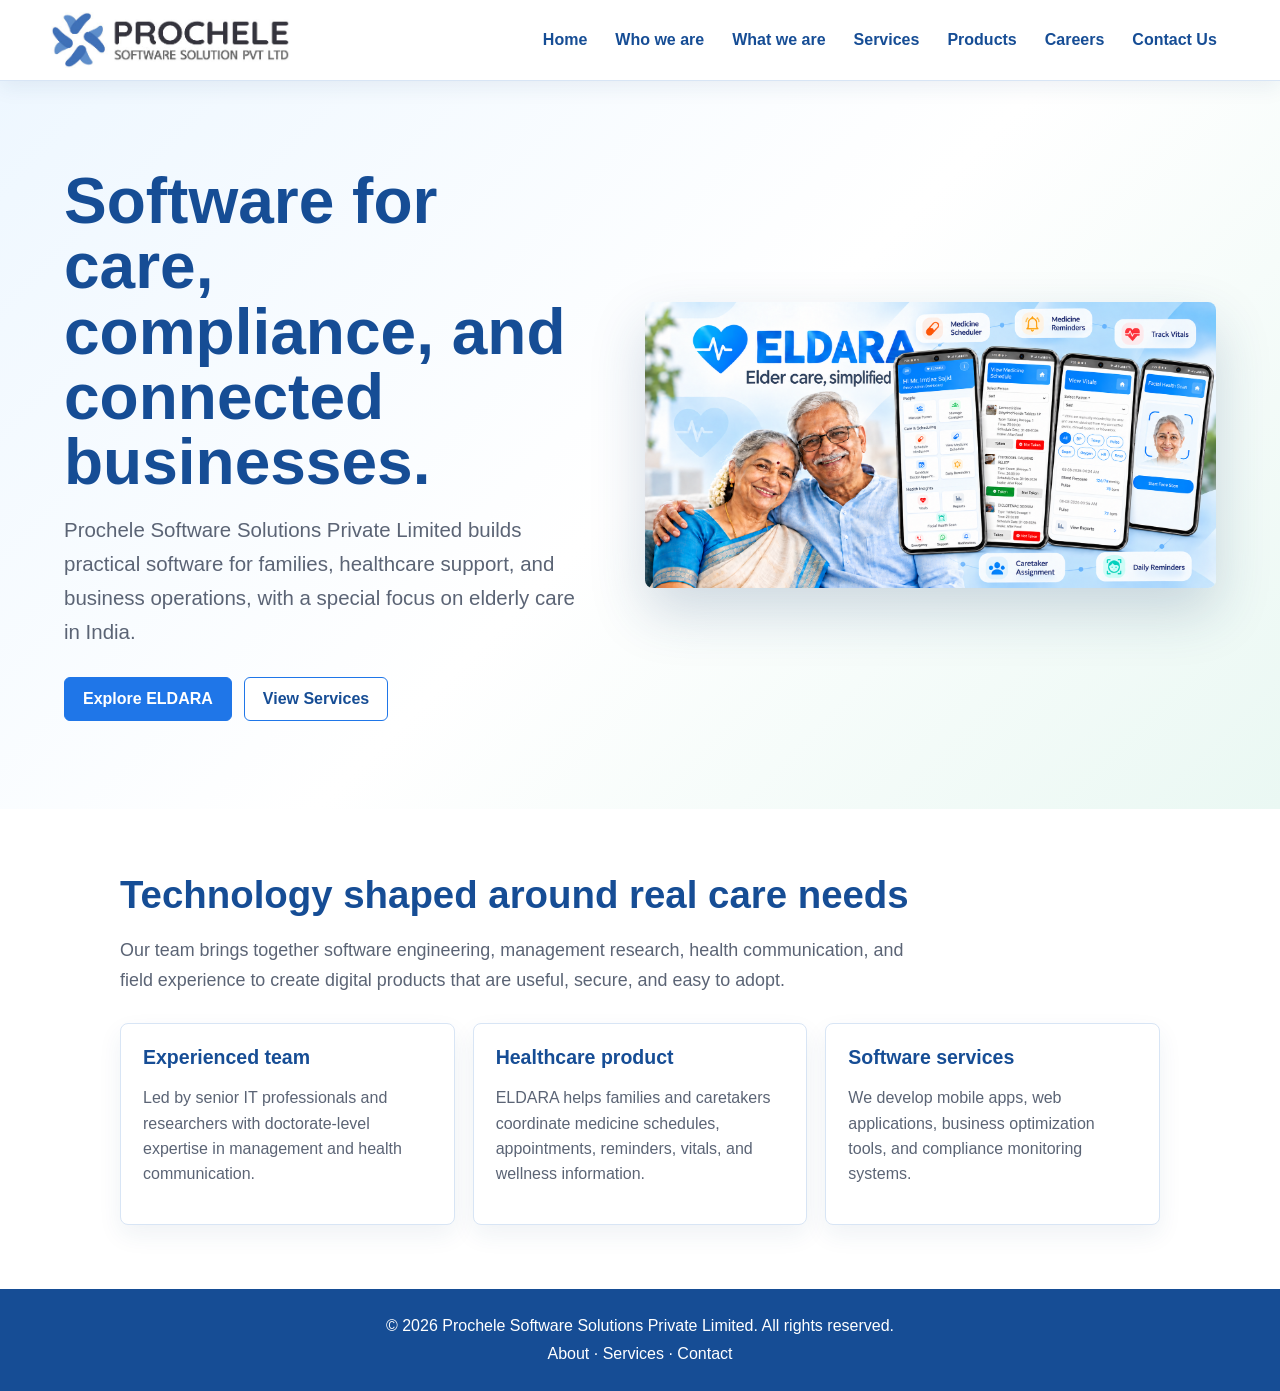
<file: index.html>
<!DOCTYPE html>
<html lang="en">
<head>
  <!-- Google tag (gtag.js) -->
  <script async src="https://www.googletagmanager.com/gtag/js?id=G-BGXDF2LKKX"></script>
  <script>
    window.dataLayer = window.dataLayer || [];
    function gtag(){dataLayer.push(arguments);}
    gtag('js', new Date());
    gtag('config', 'G-BGXDF2LKKX');
  </script>
  <meta charset="UTF-8" />
  <link rel="canonical" href="https://prochele.com/" />
  <meta name="viewport" content="width=device-width, initial-scale=1.0" />
  <link rel="apple-touch-icon" sizes="180x180" href="favicon_io/apple-touch-icon.png">
  <link rel="shortcut icon" href="favicon_io/favicon.ico">
  <link rel="stylesheet" href="assets/site.css" />
  <title>Prochele Software Solutions Private Limited</title>
</head>
<body>
  <header class="site-header">
    <a class="logo" href="/" aria-label="Prochele home">
      <img src="assets/Prochele_Logo_Full001.jpg" alt="Prochele Software Solutions" />
    </a>
    <input class="nav-toggle" type="checkbox" id="nav-toggle" aria-label="Toggle navigation" />
    <label class="menu-toggle" for="nav-toggle">Menu</label>
    <nav class="nav" aria-label="Main navigation">
      <a href="/">Home</a>
      <a href="who-we-are.html">Who we are</a>
      <a href="what-we-are.html">What we are</a>
      <a href="services.html">Services</a>
      <div class="nav-item">
        <a class="nav-label" href="products-eldara.html">Products</a>
        <div class="submenu" aria-label="Products submenu">
          <a href="products-eldara.html">Healthcare App: ELDARA</a>
        </div>
      </div>
      <a href="careers.html">Careers</a>
      <a href="contact.html">Contact Us</a>
    </nav>
  </header>

  <main>
    <section class="hero">
      <div>
        <h1>Software for care, compliance, and connected businesses.</h1>
        <p>Prochele Software Solutions Private Limited builds practical software for families, healthcare support, and business operations, with a special focus on elderly care in India.</p>
        <div class="hero-actions">
          <a class="button" href="products-eldara.html">Explore ELDARA</a>
          <a class="button secondary" href="services.html">View Services</a>
        </div>
      </div>
      <div class="hero-media">
        <img src="assets/eldara/eldara-banner.png" alt="ELDARA elder care app banner with feature screens" />
      </div>
    </section>

    <section class="content">
      <h2 class="section-title">Technology shaped around real care needs</h2>
      <p class="lede">Our team brings together software engineering, management research, health communication, and field experience to create digital products that are useful, secure, and easy to adopt.</p>
      <div class="grid">
        <article class="card">
          <h3>Experienced team</h3>
          <p>Led by senior IT professionals and researchers with doctorate-level expertise in management and health communication.</p>
        </article>
        <article class="card">
          <h3>Healthcare product</h3>
          <p>ELDARA helps families and caretakers coordinate medicine schedules, appointments, reminders, vitals, and wellness information.</p>
        </article>
        <article class="card">
          <h3>Software services</h3>
          <p>We develop mobile apps, web applications, business optimization tools, and compliance monitoring systems.</p>
        </article>
      </div>
    </section>
  </main>

  <footer class="site-footer">
    <p>&copy; 2026 Prochele Software Solutions Private Limited. All rights reserved.</p>
    <div>
      <a href="who-we-are.html">About</a> ·
      <a href="services.html">Services</a> ·
      <a href="contact.html">Contact</a>
    </div>
  </footer>
</body>
</html>
</file>
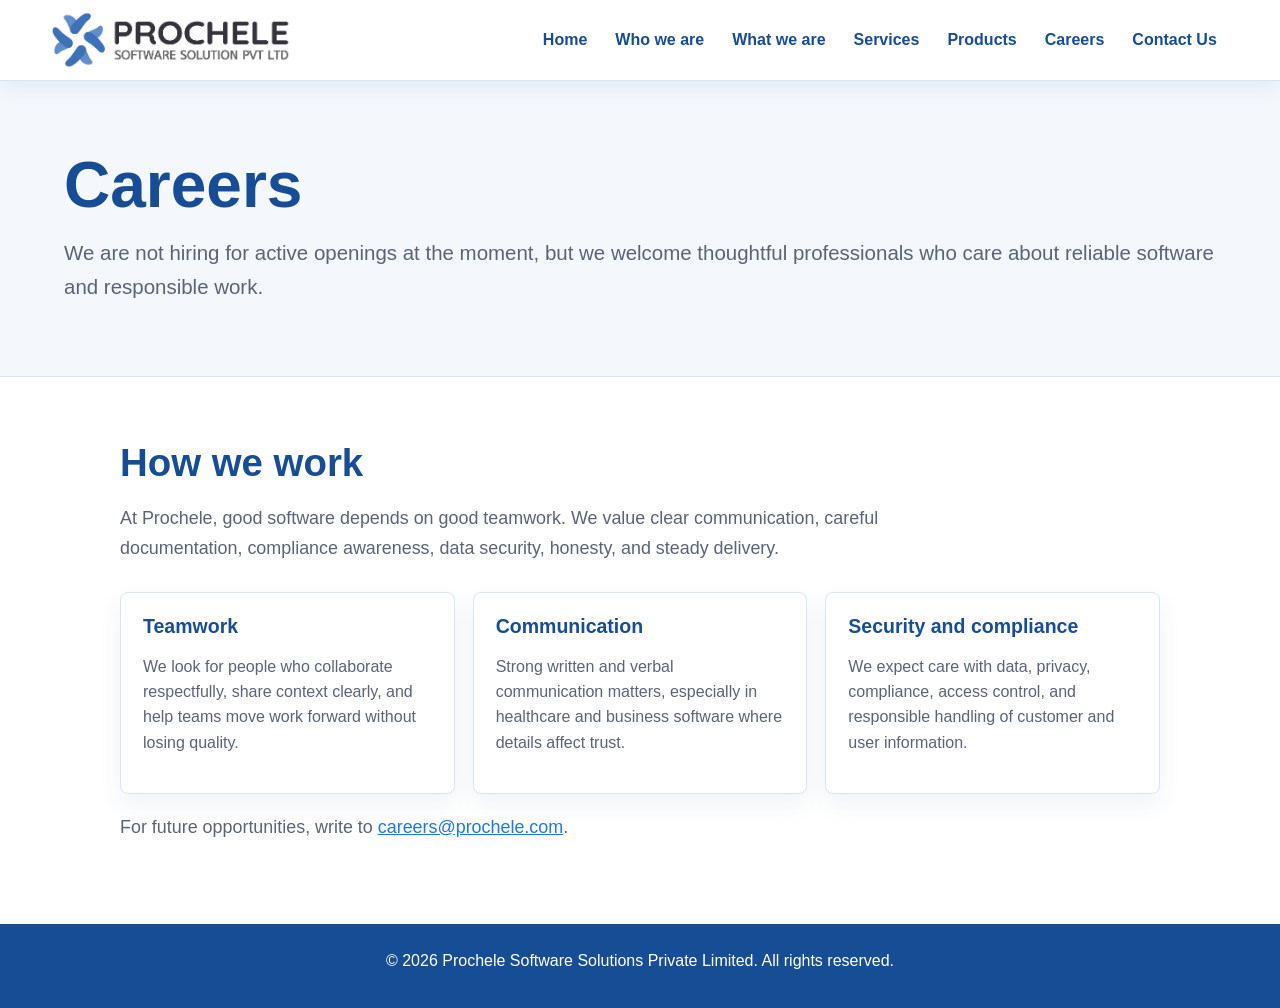
<file: careers.html>
<!DOCTYPE html>
<html lang="en">
<head>
  <!-- Google tag (gtag.js) -->
  <script async src="https://www.googletagmanager.com/gtag/js?id=G-BGXDF2LKKX"></script>
  <script>
    window.dataLayer = window.dataLayer || [];
    function gtag(){dataLayer.push(arguments);}
    gtag('js', new Date());
    gtag('config', 'G-BGXDF2LKKX');
  </script>
  <meta charset="UTF-8" />
  <link rel="canonical" href="https://prochele.com/careers.html" />
  <meta name="viewport" content="width=device-width, initial-scale=1.0" />
  <link rel="shortcut icon" href="favicon_io/favicon.ico">
  <link rel="stylesheet" href="assets/site.css" />
  <title>Careers | Prochele</title>
</head>
<body>
  <header class="site-header">
    <a class="logo" href="/" aria-label="Prochele home"><img src="assets/Prochele_Logo_Full001.jpg" alt="Prochele Software Solutions" /></a>
    <input class="nav-toggle" type="checkbox" id="nav-toggle" aria-label="Toggle navigation" />
    <label class="menu-toggle" for="nav-toggle">Menu</label>
    <nav class="nav" aria-label="Main navigation">
      <a href="/">Home</a>
      <a href="who-we-are.html">Who we are</a>
      <a href="what-we-are.html">What we are</a>
      <a href="services.html">Services</a>
      <div class="nav-item"><a class="nav-label" href="products-eldara.html">Products</a><div class="submenu"><a href="products-eldara.html">Healthcare App: ELDARA</a></div></div>
      <a href="careers.html">Careers</a>
      <a href="contact.html">Contact Us</a>
    </nav>
  </header>

  <main>
    <section class="page-hero">
      <h1>Careers</h1>
      <p>We are not hiring for active openings at the moment, but we welcome thoughtful professionals who care about reliable software and responsible work.</p>
    </section>

    <section class="content">
      <h2 class="section-title">How we work</h2>
      <p class="lede">At Prochele, good software depends on good teamwork. We value clear communication, careful documentation, compliance awareness, data security, honesty, and steady delivery.</p>
      <div class="grid">
        <article class="card">
          <h3>Teamwork</h3>
          <p>We look for people who collaborate respectfully, share context clearly, and help teams move work forward without losing quality.</p>
        </article>
        <article class="card">
          <h3>Communication</h3>
          <p>Strong written and verbal communication matters, especially in healthcare and business software where details affect trust.</p>
        </article>
        <article class="card">
          <h3>Security and compliance</h3>
          <p>We expect care with data, privacy, compliance, access control, and responsible handling of customer and user information.</p>
        </article>
      </div>
      <p class="lede">For future opportunities, write to <a href="mailto:careers@prochele.com">careers@prochele.com</a>.</p>
    </section>
  </main>

  <footer class="site-footer">
    <p>&copy; 2026 Prochele Software Solutions Private Limited. All rights reserved.</p>
  </footer>
</body>
</html>
</file>
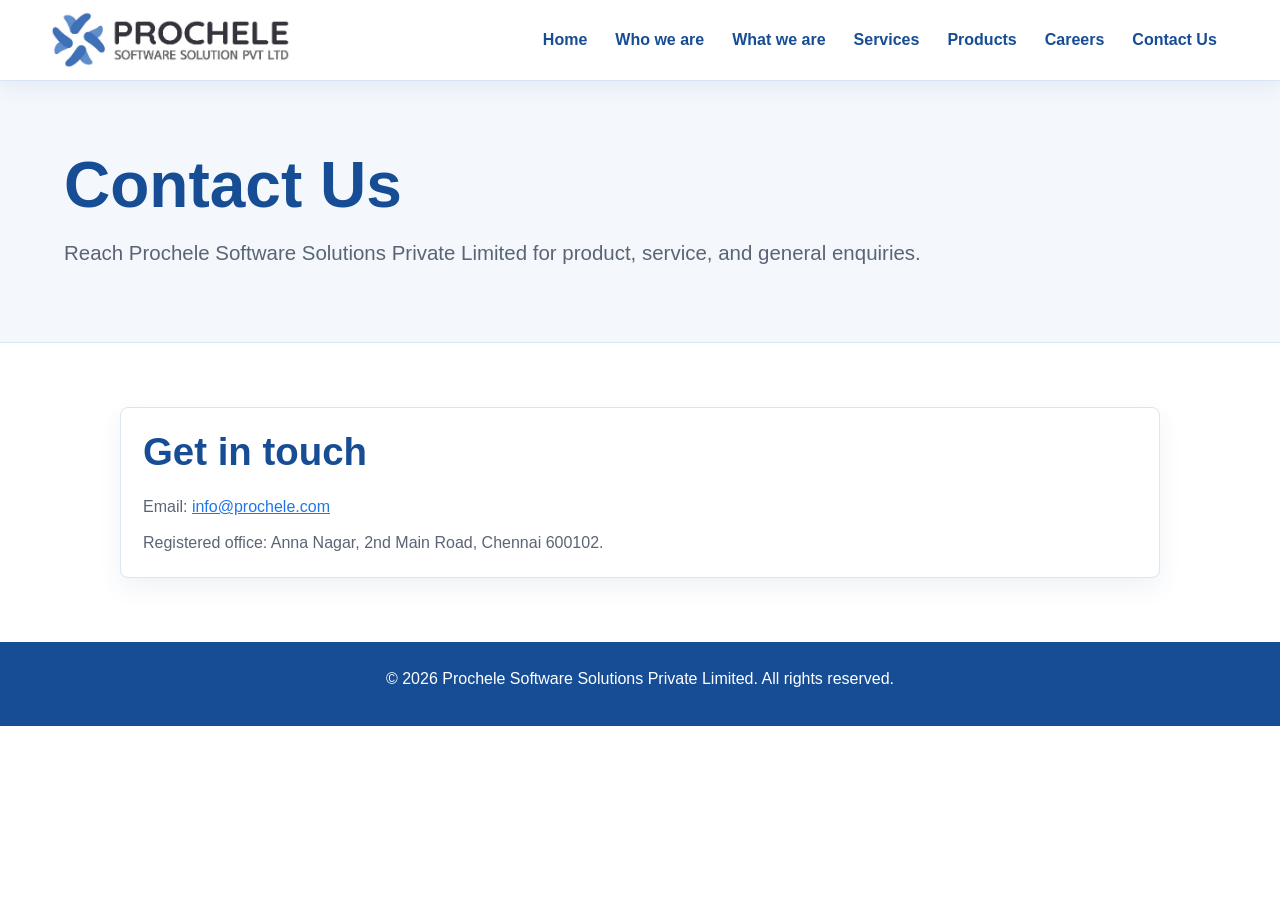
<file: contact.html>
<!DOCTYPE html>
<html lang="en">
<head>
  <!-- Google tag (gtag.js) -->
  <script async src="https://www.googletagmanager.com/gtag/js?id=G-BGXDF2LKKX"></script>
  <script>
    window.dataLayer = window.dataLayer || [];
    function gtag(){dataLayer.push(arguments);}
    gtag('js', new Date());
    gtag('config', 'G-BGXDF2LKKX');
  </script>
  <meta charset="UTF-8" />
  <link rel="canonical" href="https://prochele.com/contact.html" />
  <meta name="viewport" content="width=device-width, initial-scale=1.0" />
  <link rel="shortcut icon" href="favicon_io/favicon.ico">
  <link rel="stylesheet" href="assets/site.css" />
  <title>Contact Us | Prochele</title>
</head>
<body>
  <header class="site-header">
    <a class="logo" href="/" aria-label="Prochele home"><img src="assets/Prochele_Logo_Full001.jpg" alt="Prochele Software Solutions" /></a>
    <input class="nav-toggle" type="checkbox" id="nav-toggle" aria-label="Toggle navigation" />
    <label class="menu-toggle" for="nav-toggle">Menu</label>
    <nav class="nav" aria-label="Main navigation">
      <a href="/">Home</a>
      <a href="who-we-are.html">Who we are</a>
      <a href="what-we-are.html">What we are</a>
      <a href="services.html">Services</a>
      <div class="nav-item"><a class="nav-label" href="products-eldara.html">Products</a><div class="submenu"><a href="products-eldara.html">Healthcare App: ELDARA</a></div></div>
      <a href="careers.html">Careers</a>
      <a href="contact.html">Contact Us</a>
    </nav>
  </header>

  <main>
    <section class="page-hero">
      <h1>Contact Us</h1>
      <p>Reach Prochele Software Solutions Private Limited for product, service, and general enquiries.</p>
    </section>

    <section class="content">
      <article class="card">
        <h2 class="section-title">Get in touch</h2>
        <div class="contact-lines">
          <div>Email: <a href="mailto:info@prochele.com">info@prochele.com</a></div>
          <div>Registered office: Anna Nagar, 2nd Main Road, Chennai 600102.</div>
        </div>
      </article>
    </section>
  </main>

  <footer class="site-footer">
    <p>&copy; 2026 Prochele Software Solutions Private Limited. All rights reserved.</p>
  </footer>
</body>
</html>
</file>
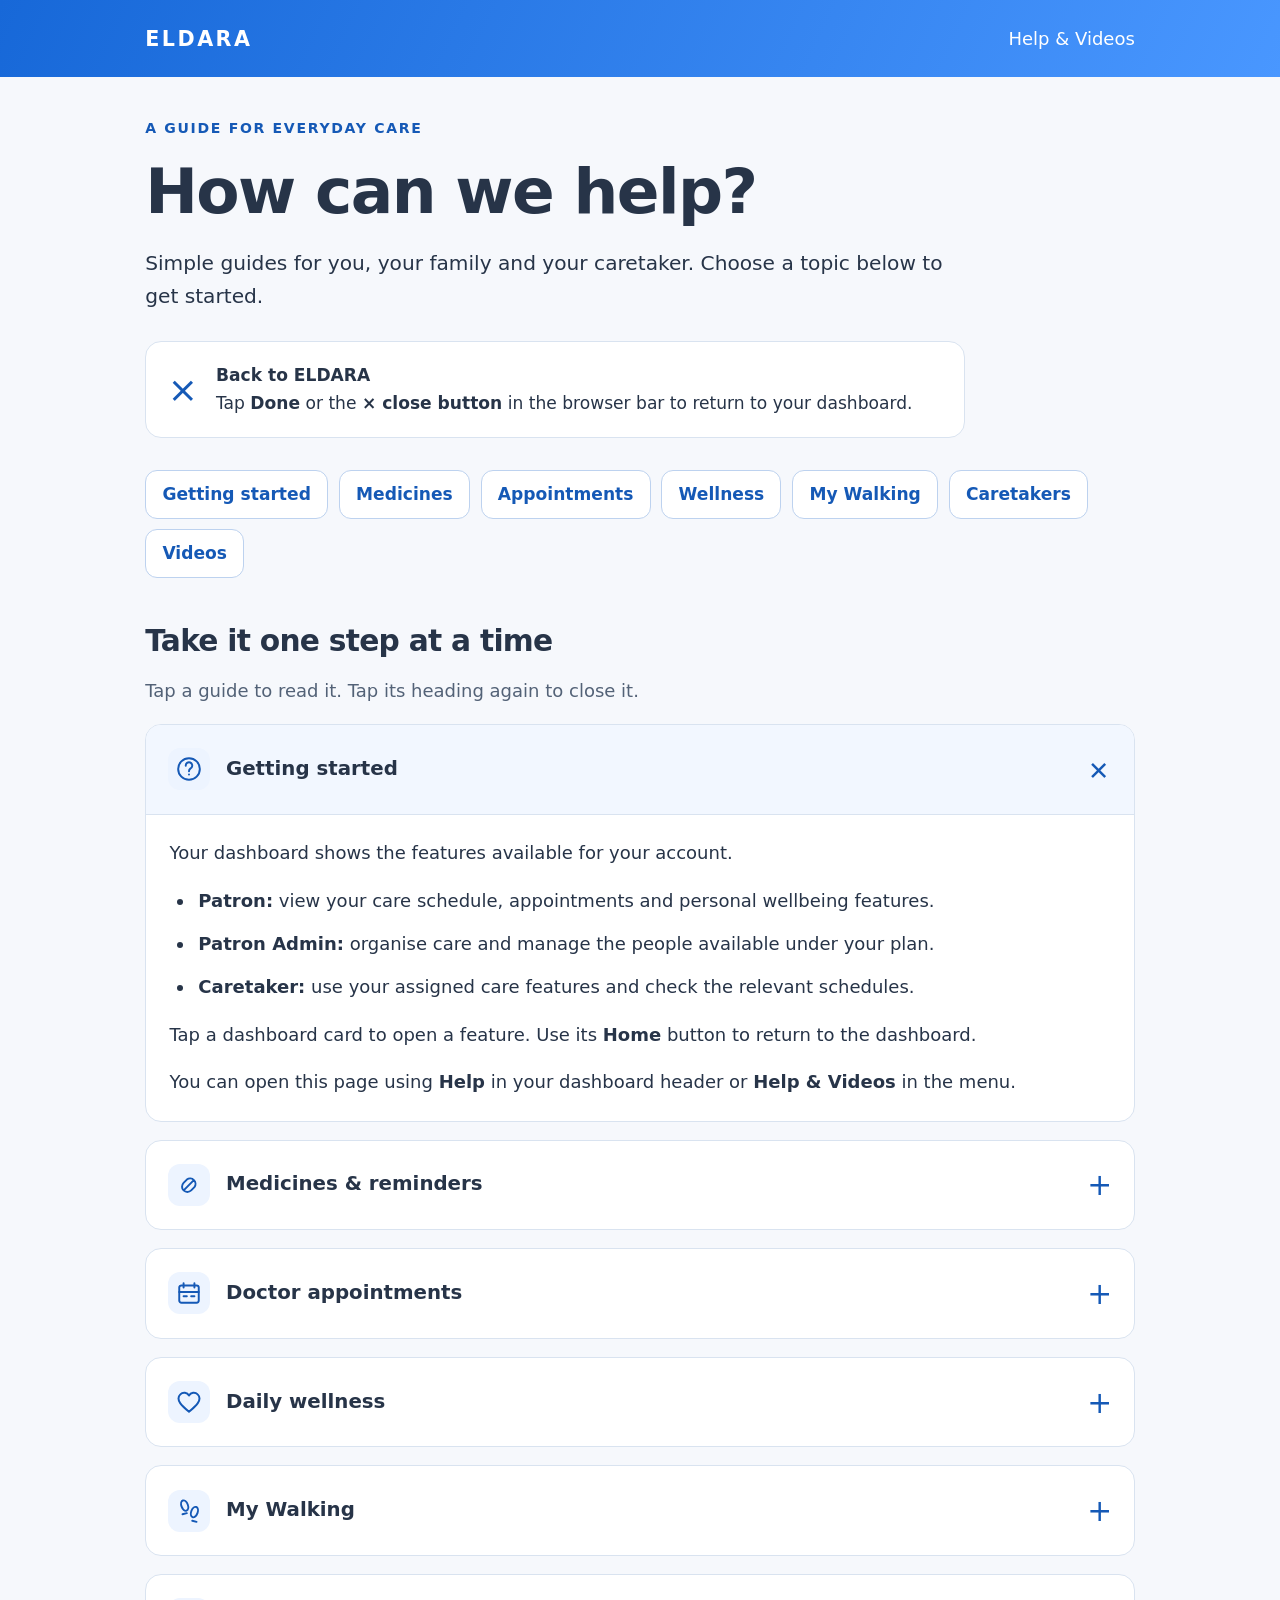
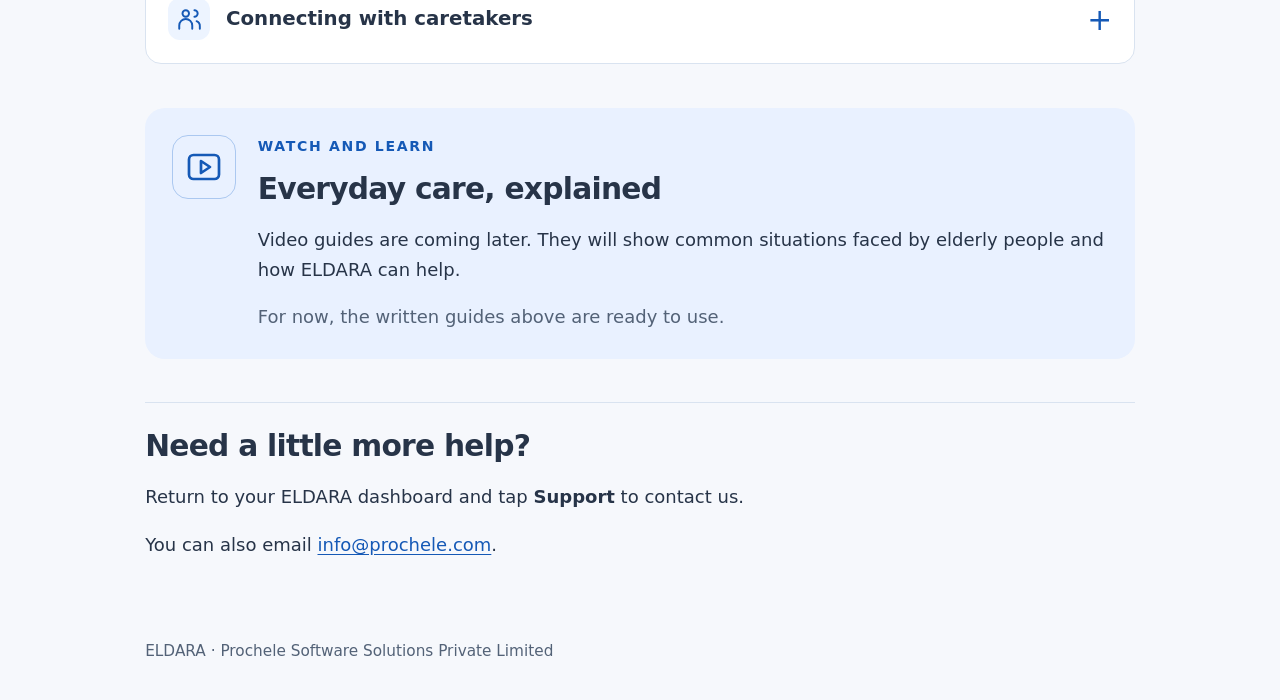
<file: eldara-help.html>
<!doctype html>
<html lang="en">
<head>
  <meta charset="utf-8">
  <meta name="viewport" content="width=device-width, initial-scale=1">
  <meta name="robots" content="noindex, nofollow">
  <meta name="description" content="Simple ELDARA guides for Patrons, Patron Admins and Caretakers. Learn about care schedules, wellness, walking and everyday support.">
  <meta name="theme-color" content="#1c73e9">
  <title>Help &amp; Videos · ELDARA</title>
  <link rel="icon" href="favicon_io/favicon.ico">
  <link rel="stylesheet" href="assets/eldara-help.css">
</head>
<body>
  <a class="skip-link" href="#main">Skip to guides</a>
  <header class="help-header">
    <div class="header-inner">
      <span class="brand">ELDARA</span>
      <span class="header-label">Help &amp; Videos</span>
    </div>
  </header>
  <main id="main">
    <section class="intro" aria-labelledby="help-title">
      <p class="eyebrow">A guide for everyday care</p>
      <h1 id="help-title">How can we help?</h1>
      <p>Simple guides for you, your family and your caretaker. Choose a topic below to get started.</p>
      <div class="return-note">
        <span class="close-symbol" aria-hidden="true">×</span>
        <p><strong>Back to ELDARA</strong><br>Tap <strong>Done</strong> or the <strong>× close button</strong> in the browser bar to return to your dashboard.</p>
      </div>
    </section>

    <nav class="topics" aria-label="Help topics">
      <a href="#getting-started">Getting started</a>
      <a href="#medicines">Medicines</a>
      <a href="#appointments">Appointments</a>
      <a href="#wellness">Wellness</a>
      <a href="#walking">My Walking</a>
      <a href="#caretakers">Caretakers</a>
      <a href="#videos">Videos</a>
    </nav>

    <section class="guides" aria-labelledby="guides-title">
      <h2 id="guides-title">Take it one step at a time</h2>
      <p class="section-intro">Tap a guide to read it. Tap its heading again to close it.</p>

      <details id="getting-started" open>
        <summary><span class="topic-icon" aria-hidden="true"><svg viewBox="0 0 24 24" fill="none" stroke="currentColor" stroke-width="1.8" stroke-linecap="round" stroke-linejoin="round" aria-hidden="true"><path d="M9 9a3 3 0 1 1 5 2c-1 1-2 1-2 3m0 3h.01"/><circle cx="12" cy="12" r="10"/></svg></span><span>Getting started</span><span class="expand" aria-hidden="true">+</span></summary>
        <div class="guide-content">
          <p>Your dashboard shows the features available for your account.</p>
          <ul>
            <li><strong>Patron:</strong> view your care schedule, appointments and personal wellbeing features.</li>
            <li><strong>Patron Admin:</strong> organise care and manage the people available under your plan.</li>
            <li><strong>Caretaker:</strong> use your assigned care features and check the relevant schedules.</li>
          </ul>
          <p>Tap a dashboard card to open a feature. Use its <strong>Home</strong> button to return to the dashboard.</p>
          <p>You can open this page using <strong>Help</strong> in your dashboard header or <strong>Help &amp; Videos</strong> in the menu.</p>
        </div>
      </details>

      <details id="medicines">
        <summary><span class="topic-icon" aria-hidden="true"><svg viewBox="0 0 24 24" fill="none" stroke="currentColor" stroke-width="1.8" stroke-linecap="round" stroke-linejoin="round" aria-hidden="true"><path d="m8 16 8-8M7 17a5 5 0 0 1 0-7l3-3a5 5 0 0 1 7 7l-3 3a5 5 0 0 1-7 0Z"/></svg></span><span>Medicines &amp; reminders</span><span class="expand" aria-hidden="true">+</span></summary>
        <div class="guide-content">
          <p><strong>Everyday example:</strong> a family member helps keep a Patron's prescribed medicine schedule organised.</p>
          <ol>
            <li>The Patron Admin opens <strong>Schedule Medicines</strong> and enters the prescribed schedule.</li>
            <li>The Patron checks <strong>View Medicine</strong>. Patron Admins can use <strong>View Medicine Schedule</strong>.</li>
            <li>For reminder settings, open <strong>Medicine Reminder Notifications</strong> in the menu and follow the instructions shown.</li>
          </ol>
          <p>Reminder delivery depends on your phone settings and permissions. Keep medicine details consistent with the prescription given by your clinician.</p>
        </div>
      </details>

      <details id="appointments">
        <summary><span class="topic-icon" aria-hidden="true"><svg viewBox="0 0 24 24" fill="none" stroke="currentColor" stroke-width="1.8" stroke-linecap="round" stroke-linejoin="round" aria-hidden="true"><rect x="3" y="5" width="18" height="16" rx="2"/><path d="M7 3v4m10-4v4M3 11h18m-14 4h3m4 0h3"/></svg></span><span>Doctor appointments</span><span class="expand" aria-hidden="true">+</span></summary>
        <div class="guide-content">
          <p><strong>Everyday example:</strong> a family member keeps the details of an upcoming doctor visit in one place.</p>
          <ol>
            <li>The Patron Admin opens <strong>Schedule Doctor Appointment</strong>.</li>
            <li>Enter the appointment details and check them before saving.</li>
            <li>Open <strong>View Doctor Appointment</strong> to review the saved details.</li>
          </ol>
          <p>Recording a visit in ELDARA does not itself book or confirm an appointment with the clinic. Confirm arrangements with the clinic separately.</p>
        </div>
      </details>

      <details id="wellness">
        <summary><span class="topic-icon" aria-hidden="true"><svg viewBox="0 0 24 24" fill="none" stroke="currentColor" stroke-width="1.8" stroke-linecap="round" stroke-linejoin="round" aria-hidden="true"><path d="M20 5a5 5 0 0 0-8 1 5 5 0 0 0-8-1C-1 10 6 16 12 21c6-5 13-11 8-16Z"/></svg></span><span>Daily wellness</span><span class="expand" aria-hidden="true">+</span></summary>
        <div class="guide-content">
          <p><strong>Everyday example:</strong> a Patron records how they are feeling so they can look back at their recent wellbeing.</p>
          <ol>
            <li>Open <strong>Wellness</strong> on your dashboard.</li>
            <li>Follow the check-in questions about sleep, mood and discomfort.</li>
            <li>Use <strong>7-day history</strong> to review recent check-ins.</li>
          </ol>
          <p>A wellbeing entry describes how you feel. It is not a medical diagnosis.</p>
        </div>
      </details>

      <details id="walking">
        <summary><span class="topic-icon" aria-hidden="true"><svg viewBox="0 0 24 24" fill="none" stroke="currentColor" stroke-width="1.8" stroke-linecap="round" stroke-linejoin="round" aria-hidden="true"><ellipse cx="8" cy="7" rx="3" ry="5" transform="rotate(-20 8 7)"/><ellipse cx="17" cy="13" rx="3" ry="5" transform="rotate(20 17 13)"/><path d="m6 15 4-1m5 7 4 1"/></svg></span><span>My Walking</span><span class="expand" aria-hidden="true">+</span></summary>
        <div class="guide-content">
          <p><strong>Everyday example:</strong> a Patron checks their walking activity while carrying their phone.</p>
          <ol>
            <li>Open <strong>My Walking</strong> on your dashboard.</li>
            <li>Follow the setup or permission instructions shown in your installed app.</li>
            <li>Carry your phone while walking and check your steps and estimated distance.</li>
          </ol>
          <p>The available controls depend on your app version. If your version offers <strong>Past 7 days</strong>, tap it to view recent daily totals.</p>
          <p>Step counting needs a supported physical phone. Distance is an estimate. Your walking activity is personal and is not shared with family or caretakers.</p>
        </div>
      </details>

      <details id="caretakers">
        <summary><span class="topic-icon" aria-hidden="true"><svg viewBox="0 0 24 24" fill="none" stroke="currentColor" stroke-width="1.8" stroke-linecap="round" stroke-linejoin="round" aria-hidden="true"><circle cx="9" cy="7" r="3"/><path d="M3 21v-3a6 6 0 0 1 12 0v3m2-17a3 3 0 0 1 0 6m2 4a5 5 0 0 1 3 5v2"/></svg></span><span>Connecting with caretakers</span><span class="expand" aria-hidden="true">+</span></summary>
        <div class="guide-content">
          <p><strong>Everyday example:</strong> a Patron Admin looks for support with a Patron's everyday care.</p>
          <ol>
            <li>Open <strong>Manage Caretaker</strong>.</li>
            <li>Use <strong>Find caretakers</strong> to review available profiles.</li>
            <li>Use <strong>Private inbox</strong> to discuss arrangements and <strong>Assignments</strong> to review them.</li>
          </ol>
          <p>Check the agreed dates, times and responsibilities with the caretaker. A listed profile alone does not confirm a care assignment.</p>
        </div>
      </details>
    </section>

    <section id="videos" class="video-section" aria-labelledby="videos-title">
      <span class="video-mark" aria-hidden="true"><svg viewBox="0 0 24 24" fill="none" stroke="currentColor" stroke-width="1.8" stroke-linecap="round" stroke-linejoin="round" aria-hidden="true"><rect x="2" y="4" width="20" height="16" rx="3"/><path d="m10 8 6 4-6 4Z"/></svg></span>
      <div>
        <p class="eyebrow">Watch and learn</p>
        <h2 id="videos-title">Everyday care, explained</h2>
        <p>Video guides are coming later. They will show common situations faced by elderly people and how ELDARA can help.</p>
        <p class="muted">For now, the written guides above are ready to use.</p>
      </div>
    </section>

    <section class="support-section" aria-labelledby="support-title">
      <h2 id="support-title">Need a little more help?</h2>
      <p>Return to your ELDARA dashboard and tap <strong>Support</strong> to contact us.</p>
      <p>You can also email <a href="mailto:info@prochele.com">info@prochele.com</a>.</p>
    </section>
  </main>
  <footer class="help-footer">ELDARA · Prochele Software Solutions Private Limited</footer>
</body>
</html>
</file>
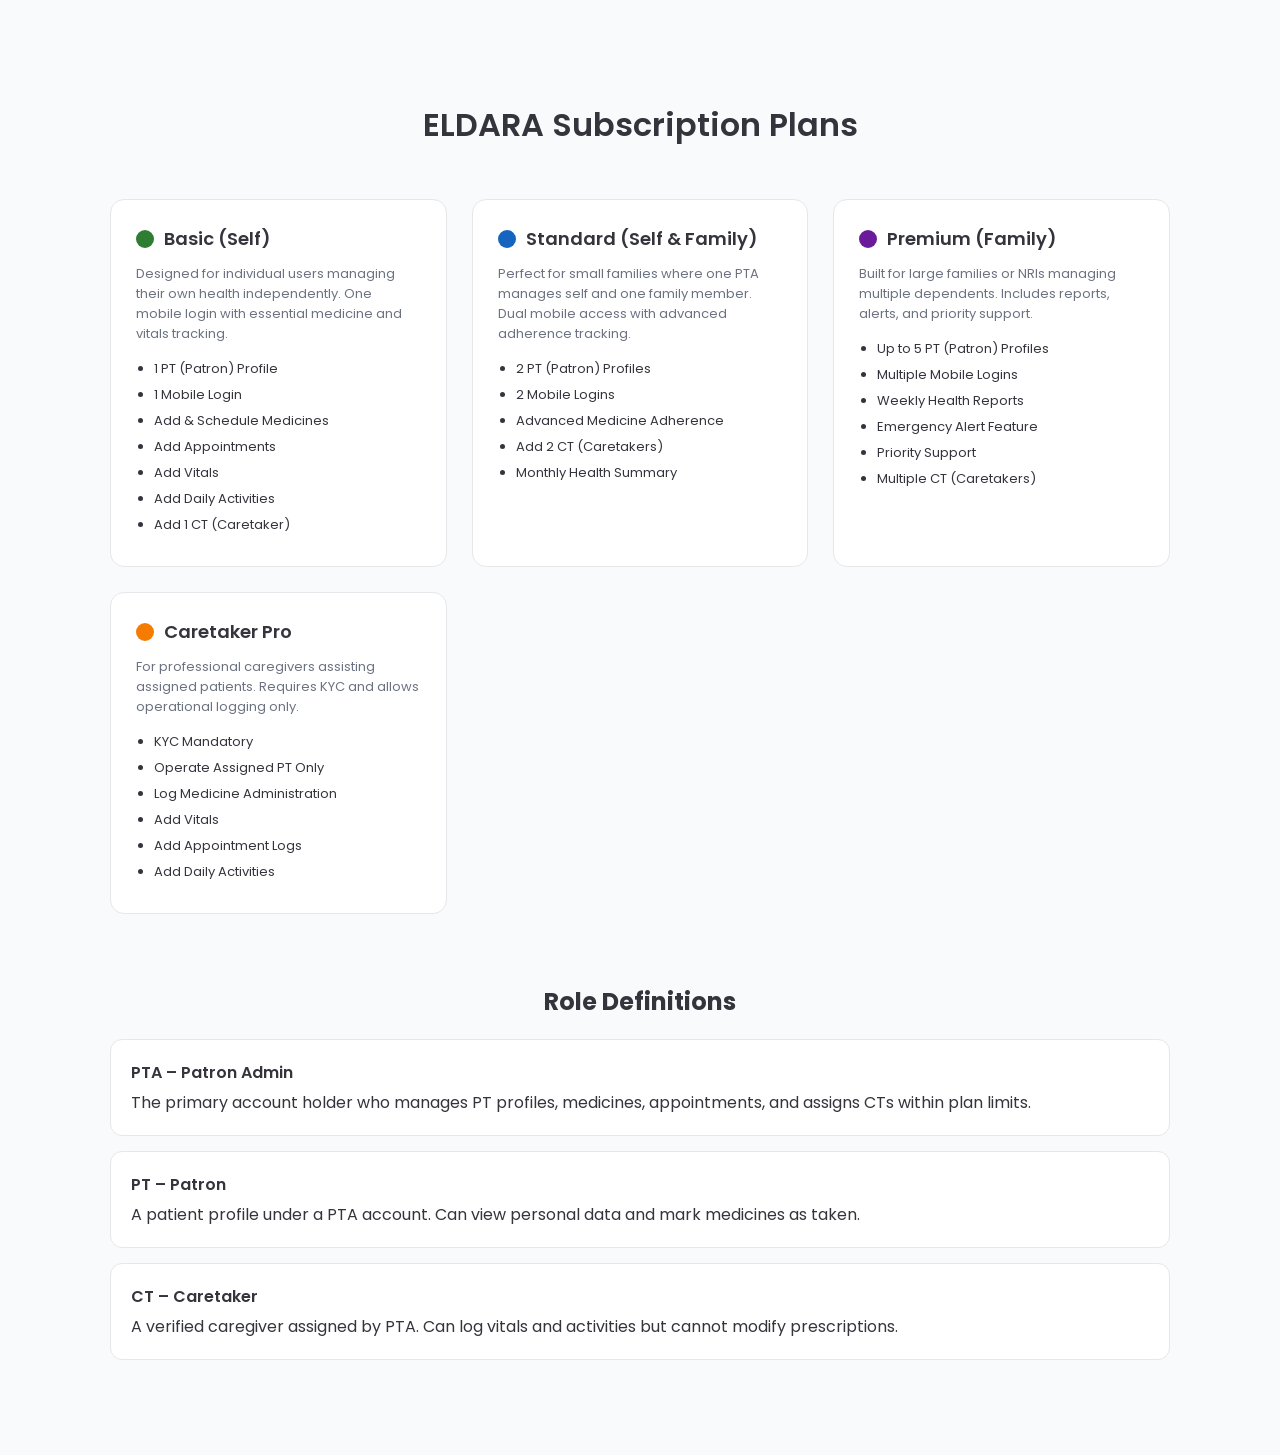
<file: plans.html>
<!DOCTYPE html>
<html lang="en">
<head>
<meta charset="UTF-8" />
<meta name="viewport" content="width=device-width, initial-scale=1.0" />
<title>ELDARA Subscription Plans</title>

<!-- Poppins Font -->
<link href="https://fonts.googleapis.com/css2?family=Poppins:wght@300;400;500;600;700&display=swap" rel="stylesheet">

<style>
:root {
  --primary: #1C73E9;
  --green: #2E7D32;
  --blue: #1565C0;
  --purple: #6A1B9A;
  --orange: #F57C00;
  --border: #E5E7EB;
  --text: #35343D;
  --bg: #F9FAFB;
}

* {
  box-sizing: border-box;
}

body {
  margin: 0;
  font-family: 'Poppins', sans-serif;
  background: var(--bg);
  color: var(--text);
}

.container {
  max-width: 1100px;
  margin: 60px auto;
  padding: 20px;
}

h1 {
  text-align: center;
  font-weight: 600;
  margin-bottom: 50px;
}

.plan-grid {
  display: grid;
  grid-template-columns: repeat(auto-fit, minmax(280px, 1fr));
  gap: 25px;
}

.plan-card {
  background: #ffffff;
  border: 1px solid var(--border);
  border-radius: 14px;
  padding: 25px;
  transition: 0.3s ease;
}

.plan-card:hover {
  box-shadow: 0 10px 25px rgba(0,0,0,0.06);
  transform: translateY(-4px);
}

.plan-header {
  display: flex;
  align-items: center;
  margin-bottom: 12px;
}

.dot {
  width: 18px;
  height: 18px;
  border-radius: 50%;
  margin-right: 10px;
}

.title {
  font-size: 18px;
  font-weight: 600;
}

.description {
  font-size: 13px;
  margin-bottom: 15px;
  color: #6B7280;
}

ul {
  padding-left: 18px;
  margin: 0;
}

li {
  font-size: 13px;
  margin-bottom: 6px;
}

.role-section {
  margin-top: 70px;
}

.role-section h2 {
  text-align: center;
  margin-bottom: 20px;
}

.role-card {
  background: #fff;
  border: 1px solid var(--border);
  border-radius: 12px;
  padding: 20px;
  margin-bottom: 15px;
}

.role-title {
  font-weight: 600;
  margin-bottom: 5px;
}
</style>
</head>

<body>

<div class="container">

<h1>ELDARA Subscription Plans</h1>

<div class="plan-grid">

<!-- BASIC -->
<div class="plan-card">
  <div class="plan-header">
    <div class="dot" style="background: var(--green);"></div>
    <div class="title">Basic (Self)</div>
  </div>
  <div class="description">
    Designed for individual users managing their own health independently. 
    One mobile login with essential medicine and vitals tracking.
  </div>
  <ul>
    <li>1 PT (Patron) Profile</li>
    <li>1 Mobile Login</li>
    <li>Add & Schedule Medicines</li>
    <li>Add Appointments</li>
    <li>Add Vitals</li>
    <li>Add Daily Activities</li>
    <li>Add 1 CT (Caretaker)</li>
  </ul>
</div>

<!-- STANDARD -->
<div class="plan-card">
  <div class="plan-header">
    <div class="dot" style="background: var(--blue);"></div>
    <div class="title">Standard (Self & Family)</div>
  </div>
  <div class="description">
    Perfect for small families where one PTA manages self and one family member. 
    Dual mobile access with advanced adherence tracking.
  </div>
  <ul>
    <li>2 PT (Patron) Profiles</li>
    <li>2 Mobile Logins</li>
    <li>Advanced Medicine Adherence</li>
    <li>Add 2 CT (Caretakers)</li>
    <li>Monthly Health Summary</li>
  </ul>
</div>

<!-- PREMIUM -->
<div class="plan-card">
  <div class="plan-header">
    <div class="dot" style="background: var(--purple);"></div>
    <div class="title">Premium (Family)</div>
  </div>
  <div class="description">
    Built for large families or NRIs managing multiple dependents. 
    Includes reports, alerts, and priority support.
  </div>
  <ul>
    <li>Up to 5 PT (Patron) Profiles</li>
    <li>Multiple Mobile Logins</li>
    <li>Weekly Health Reports</li>
    <li>Emergency Alert Feature</li>
    <li>Priority Support</li>
    <li>Multiple CT (Caretakers)</li>
  </ul>
</div>

<!-- CARETAKER -->
<div class="plan-card">
  <div class="plan-header">
    <div class="dot" style="background: var(--orange);"></div>
    <div class="title">Caretaker Pro</div>
  </div>
  <div class="description">
    For professional caregivers assisting assigned patients. 
    Requires KYC and allows operational logging only.
  </div>
  <ul>
    <li>KYC Mandatory</li>
    <li>Operate Assigned PT Only</li>
    <li>Log Medicine Administration</li>
    <li>Add Vitals</li>
    <li>Add Appointment Logs</li>
    <li>Add Daily Activities</li>
  </ul>
</div>

</div>

<!-- ROLE DEFINITIONS -->

<div class="role-section">
<h2>Role Definitions</h2>

<div class="role-card">
  <div class="role-title">PTA – Patron Admin</div>
  The primary account holder who manages PT profiles, medicines, appointments, 
  and assigns CTs within plan limits.
</div>

<div class="role-card">
  <div class="role-title">PT – Patron</div>
  A patient profile under a PTA account. 
  Can view personal data and mark medicines as taken.
</div>

<div class="role-card">
  <div class="role-title">CT – Caretaker</div>
  A verified caregiver assigned by PTA. 
  Can log vitals and activities but cannot modify prescriptions.
</div>

</div>

</div>

</body>
</html>
</file>
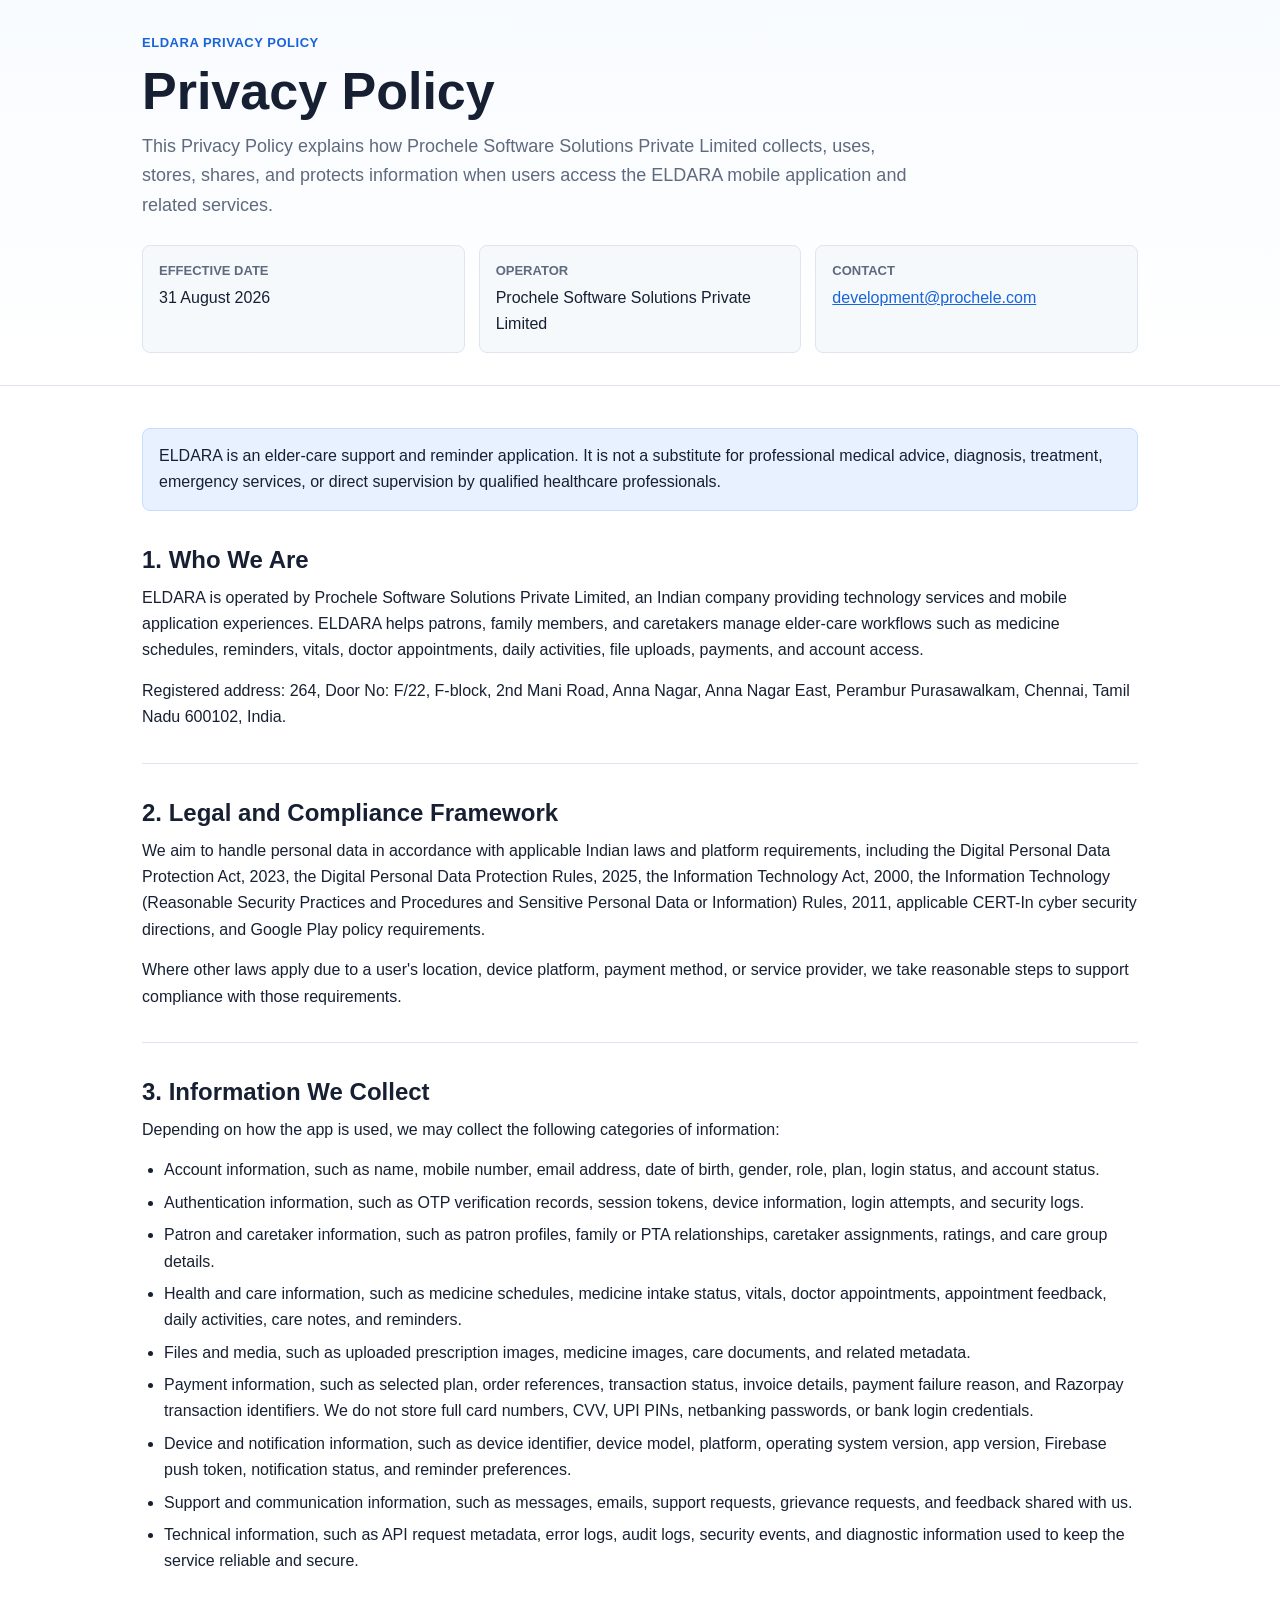
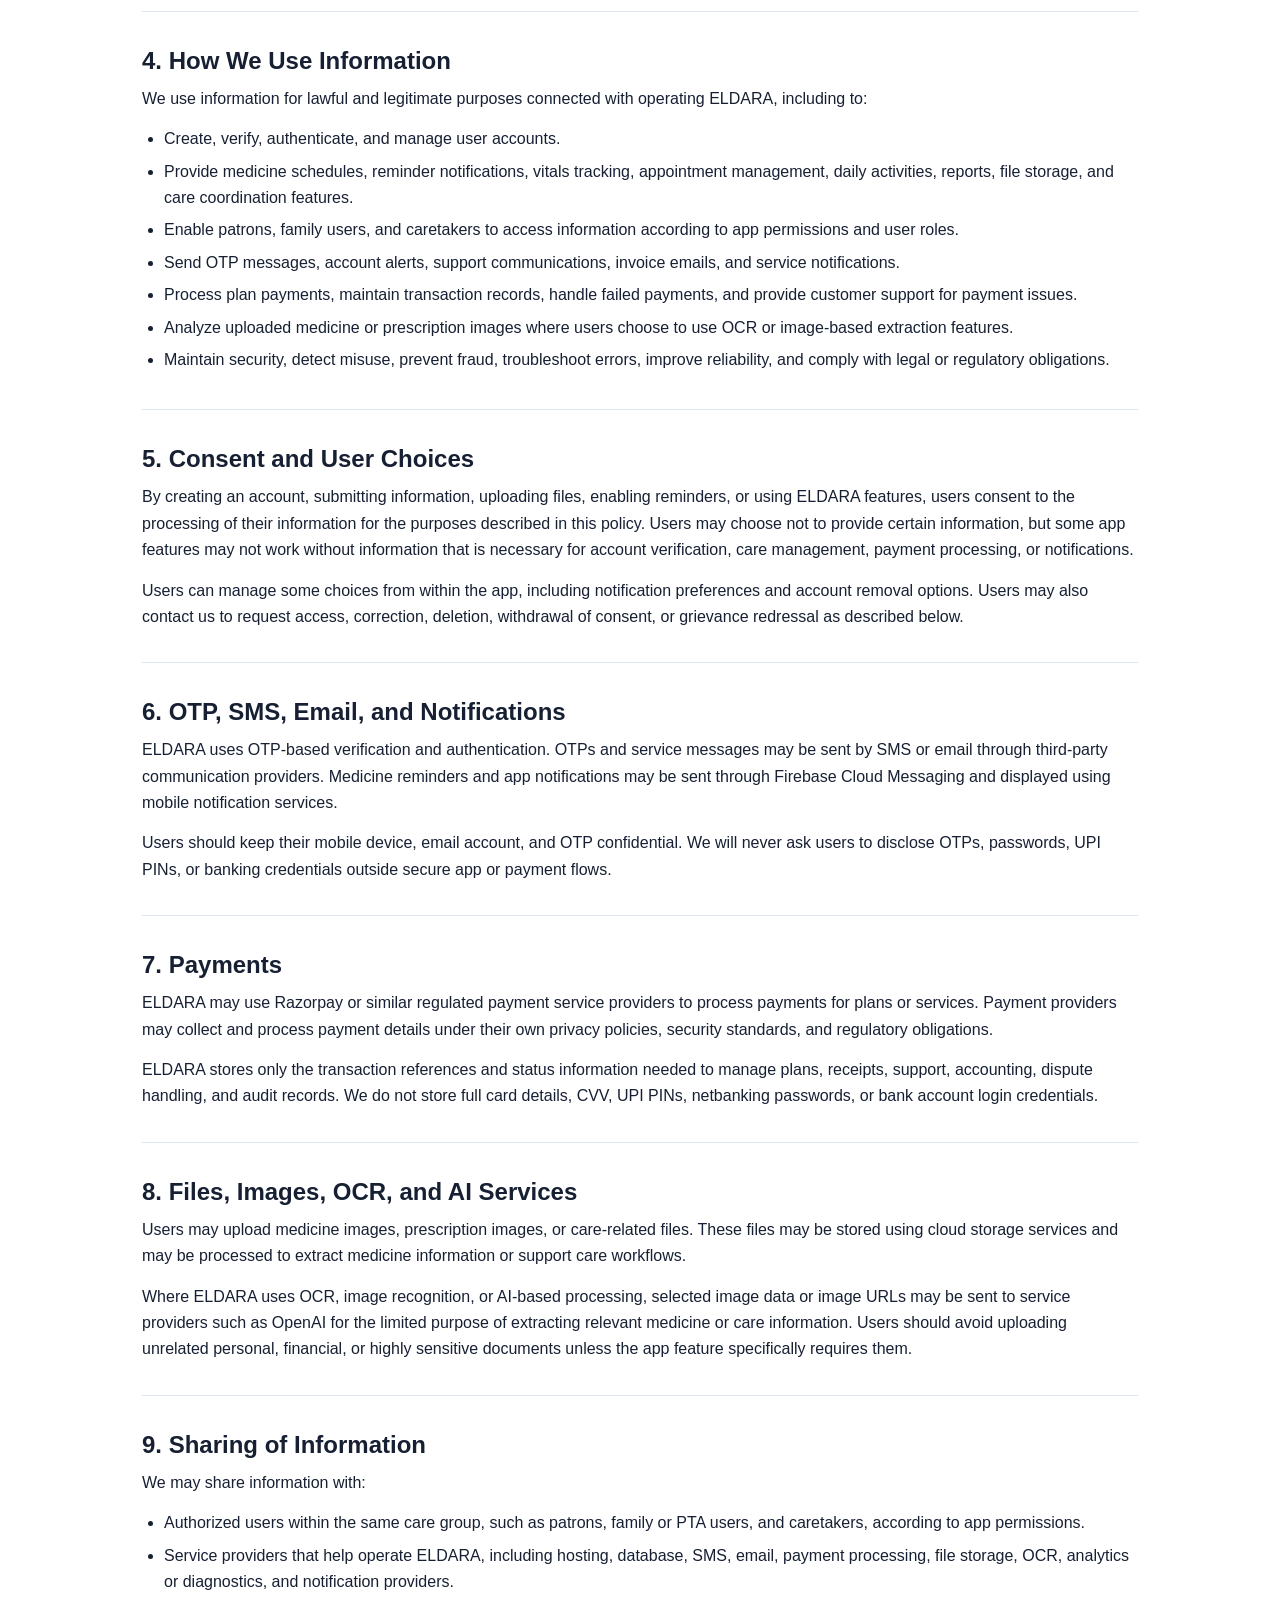
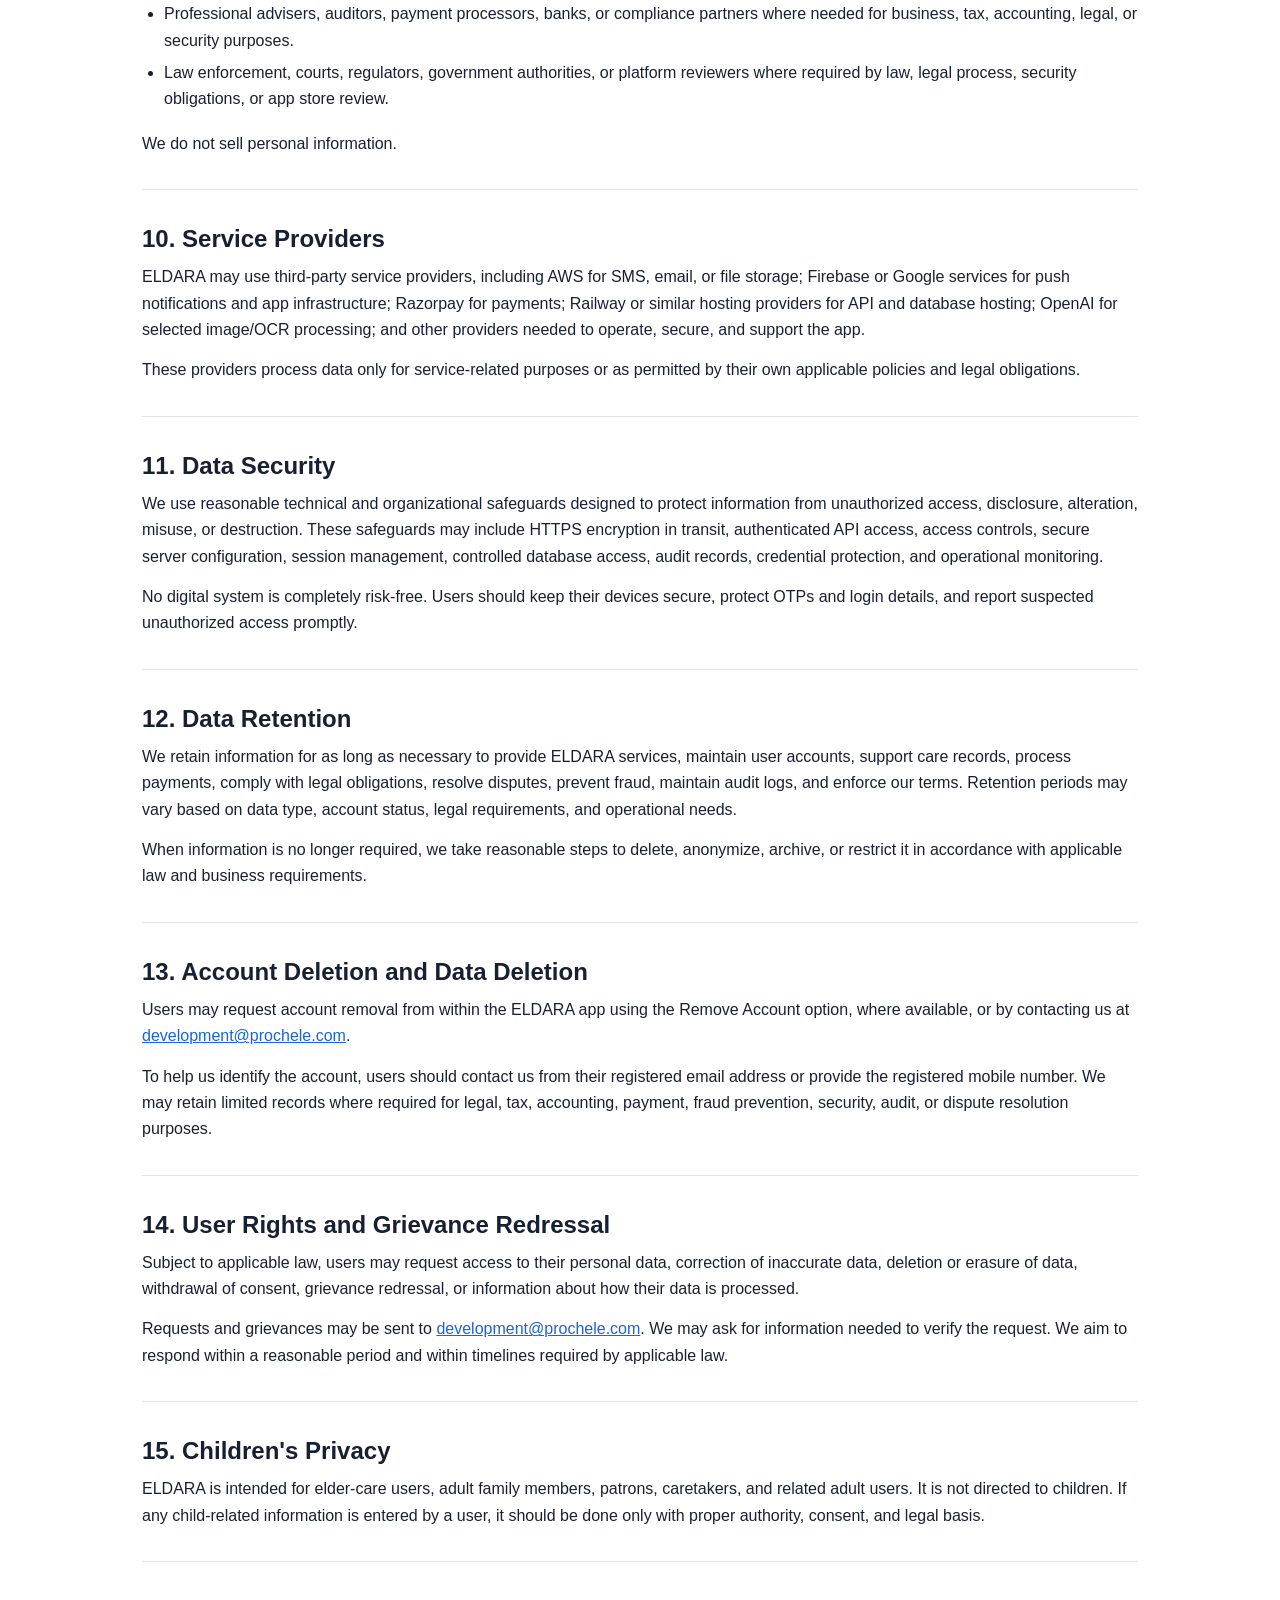
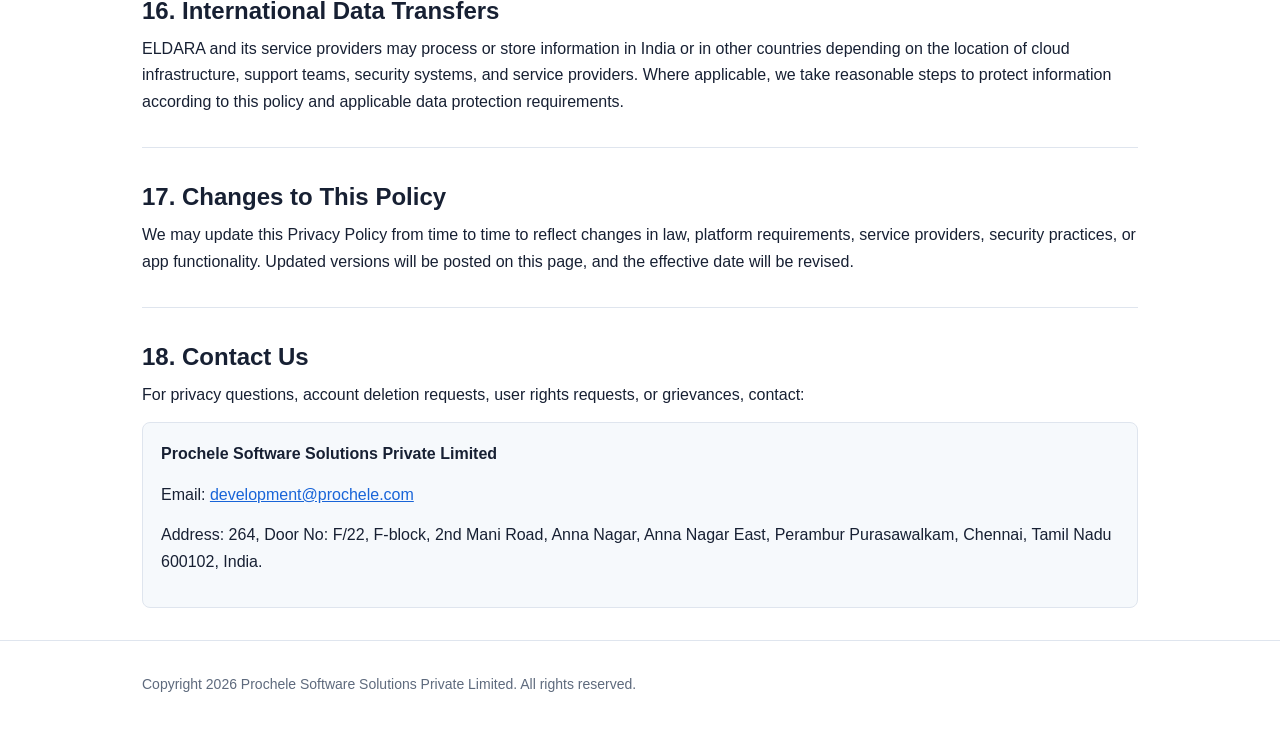
<file: privacy-policy.html>
<!doctype html>
<html lang="en">
<head>
  <meta charset="utf-8">
  <meta name="viewport" content="width=device-width, initial-scale=1">
  <title>Privacy Policy | ELDARA by Prochele Software Solutions Pvt Ltd</title>
  <meta name="description" content="Privacy Policy for ELDARA, an elder-care mobile application operated by Prochele Software Solutions Private Limited.">
  <style>
    :root {
      color-scheme: light;
      --ink: #172033;
      --muted: #5e6a7d;
      --line: #dfe5ee;
      --panel: #f6f9fc;
      --accent: #1864d8;
      --accent-soft: #e8f1ff;
      --page: #ffffff;
    }

    * {
      box-sizing: border-box;
    }

    body {
      margin: 0;
      background: var(--page);
      color: var(--ink);
      font-family: Arial, Helvetica, sans-serif;
      line-height: 1.65;
    }

    header {
      border-bottom: 1px solid var(--line);
      background: linear-gradient(180deg, #f8fbff 0%, #ffffff 100%);
    }

    .wrap {
      max-width: 1040px;
      margin: 0 auto;
      padding: 32px 22px;
    }

    .eyebrow {
      margin: 0 0 10px;
      color: var(--accent);
      font-size: 13px;
      font-weight: 700;
      letter-spacing: .04em;
      text-transform: uppercase;
    }

    h1 {
      margin: 0 0 12px;
      font-size: clamp(32px, 5vw, 52px);
      line-height: 1.08;
      letter-spacing: 0;
    }

    h2 {
      margin: 34px 0 10px;
      font-size: 24px;
      line-height: 1.25;
      letter-spacing: 0;
    }

    h3 {
      margin: 24px 0 8px;
      font-size: 18px;
      letter-spacing: 0;
    }

    p {
      margin: 0 0 14px;
    }

    ul {
      margin: 0 0 18px 22px;
      padding: 0;
    }

    li {
      margin: 6px 0;
    }

    a {
      color: var(--accent);
    }

    .summary {
      max-width: 780px;
      color: var(--muted);
      font-size: 18px;
    }

    .meta {
      display: grid;
      grid-template-columns: repeat(3, minmax(0, 1fr));
      gap: 14px;
      margin-top: 24px;
    }

    .meta div,
    .notice {
      border: 1px solid var(--line);
      border-radius: 8px;
      background: var(--panel);
      padding: 14px 16px;
    }

    .meta strong {
      display: block;
      margin-bottom: 4px;
      font-size: 13px;
      color: var(--muted);
      text-transform: uppercase;
    }

    .notice {
      margin: 22px 0;
      background: var(--accent-soft);
      border-color: #c7ddff;
    }

    main .wrap {
      padding-top: 20px;
    }

    .section {
      border-bottom: 1px solid var(--line);
      padding-bottom: 18px;
    }

    .contact-card {
      border: 1px solid var(--line);
      border-radius: 8px;
      background: var(--panel);
      padding: 18px;
      margin-top: 14px;
    }

    footer {
      border-top: 1px solid var(--line);
      color: var(--muted);
      font-size: 14px;
    }

    @media (max-width: 760px) {
      .wrap {
        padding: 24px 16px;
      }

      .meta {
        grid-template-columns: 1fr;
      }
    }
  </style>
</head>
<body>
  <header>
    <div class="wrap">
      <p class="eyebrow">ELDARA Privacy Policy</p>
      <h1>Privacy Policy</h1>
      <p class="summary">
        This Privacy Policy explains how Prochele Software Solutions Private Limited collects, uses, stores, shares, and protects information when users access the ELDARA mobile application and related services.
      </p>
      <div class="meta" aria-label="Policy summary">
        <div>
          <strong>Effective date</strong>
          31 August 2026
        </div>
        <div>
          <strong>Operator</strong>
          Prochele Software Solutions Private Limited
        </div>
        <div>
          <strong>Contact</strong>
          <a href="mailto:development@prochele.com">development@prochele.com</a>
        </div>
      </div>
    </div>
  </header>

  <main>
    <div class="wrap">
      <div class="notice">
        ELDARA is an elder-care support and reminder application. It is not a substitute for professional medical advice, diagnosis, treatment, emergency services, or direct supervision by qualified healthcare professionals.
      </div>

      <section class="section">
        <h2>1. Who We Are</h2>
        <p>
          ELDARA is operated by Prochele Software Solutions Private Limited, an Indian company providing technology services and mobile application experiences. ELDARA helps patrons, family members, and caretakers manage elder-care workflows such as medicine schedules, reminders, vitals, doctor appointments, daily activities, file uploads, payments, and account access.
        </p>
        <p>
          Registered address: 264, Door No: F/22, F-block, 2nd Mani Road, Anna Nagar, Anna Nagar East, Perambur Purasawalkam, Chennai, Tamil Nadu 600102, India.
        </p>
      </section>

      <section class="section">
        <h2>2. Legal and Compliance Framework</h2>
        <p>
          We aim to handle personal data in accordance with applicable Indian laws and platform requirements, including the Digital Personal Data Protection Act, 2023, the Digital Personal Data Protection Rules, 2025, the Information Technology Act, 2000, the Information Technology (Reasonable Security Practices and Procedures and Sensitive Personal Data or Information) Rules, 2011, applicable CERT-In cyber security directions, and Google Play policy requirements.
        </p>
        <p>
          Where other laws apply due to a user's location, device platform, payment method, or service provider, we take reasonable steps to support compliance with those requirements.
        </p>
      </section>

      <section class="section">
        <h2>3. Information We Collect</h2>
        <p>Depending on how the app is used, we may collect the following categories of information:</p>
        <ul>
          <li>Account information, such as name, mobile number, email address, date of birth, gender, role, plan, login status, and account status.</li>
          <li>Authentication information, such as OTP verification records, session tokens, device information, login attempts, and security logs.</li>
          <li>Patron and caretaker information, such as patron profiles, family or PTA relationships, caretaker assignments, ratings, and care group details.</li>
          <li>Health and care information, such as medicine schedules, medicine intake status, vitals, doctor appointments, appointment feedback, daily activities, care notes, and reminders.</li>
          <li>Files and media, such as uploaded prescription images, medicine images, care documents, and related metadata.</li>
          <li>Payment information, such as selected plan, order references, transaction status, invoice details, payment failure reason, and Razorpay transaction identifiers. We do not store full card numbers, CVV, UPI PINs, netbanking passwords, or bank login credentials.</li>
          <li>Device and notification information, such as device identifier, device model, platform, operating system version, app version, Firebase push token, notification status, and reminder preferences.</li>
          <li>Support and communication information, such as messages, emails, support requests, grievance requests, and feedback shared with us.</li>
          <li>Technical information, such as API request metadata, error logs, audit logs, security events, and diagnostic information used to keep the service reliable and secure.</li>
        </ul>
      </section>

      <section class="section">
        <h2>4. How We Use Information</h2>
        <p>We use information for lawful and legitimate purposes connected with operating ELDARA, including to:</p>
        <ul>
          <li>Create, verify, authenticate, and manage user accounts.</li>
          <li>Provide medicine schedules, reminder notifications, vitals tracking, appointment management, daily activities, reports, file storage, and care coordination features.</li>
          <li>Enable patrons, family users, and caretakers to access information according to app permissions and user roles.</li>
          <li>Send OTP messages, account alerts, support communications, invoice emails, and service notifications.</li>
          <li>Process plan payments, maintain transaction records, handle failed payments, and provide customer support for payment issues.</li>
          <li>Analyze uploaded medicine or prescription images where users choose to use OCR or image-based extraction features.</li>
          <li>Maintain security, detect misuse, prevent fraud, troubleshoot errors, improve reliability, and comply with legal or regulatory obligations.</li>
        </ul>
      </section>

      <section class="section">
        <h2>5. Consent and User Choices</h2>
        <p>
          By creating an account, submitting information, uploading files, enabling reminders, or using ELDARA features, users consent to the processing of their information for the purposes described in this policy. Users may choose not to provide certain information, but some app features may not work without information that is necessary for account verification, care management, payment processing, or notifications.
        </p>
        <p>
          Users can manage some choices from within the app, including notification preferences and account removal options. Users may also contact us to request access, correction, deletion, withdrawal of consent, or grievance redressal as described below.
        </p>
      </section>

      <section class="section">
        <h2>6. OTP, SMS, Email, and Notifications</h2>
        <p>
          ELDARA uses OTP-based verification and authentication. OTPs and service messages may be sent by SMS or email through third-party communication providers. Medicine reminders and app notifications may be sent through Firebase Cloud Messaging and displayed using mobile notification services.
        </p>
        <p>
          Users should keep their mobile device, email account, and OTP confidential. We will never ask users to disclose OTPs, passwords, UPI PINs, or banking credentials outside secure app or payment flows.
        </p>
      </section>

      <section class="section">
        <h2>7. Payments</h2>
        <p>
          ELDARA may use Razorpay or similar regulated payment service providers to process payments for plans or services. Payment providers may collect and process payment details under their own privacy policies, security standards, and regulatory obligations.
        </p>
        <p>
          ELDARA stores only the transaction references and status information needed to manage plans, receipts, support, accounting, dispute handling, and audit records. We do not store full card details, CVV, UPI PINs, netbanking passwords, or bank account login credentials.
        </p>
      </section>

      <section class="section">
        <h2>8. Files, Images, OCR, and AI Services</h2>
        <p>
          Users may upload medicine images, prescription images, or care-related files. These files may be stored using cloud storage services and may be processed to extract medicine information or support care workflows.
        </p>
        <p>
          Where ELDARA uses OCR, image recognition, or AI-based processing, selected image data or image URLs may be sent to service providers such as OpenAI for the limited purpose of extracting relevant medicine or care information. Users should avoid uploading unrelated personal, financial, or highly sensitive documents unless the app feature specifically requires them.
        </p>
      </section>

      <section class="section">
        <h2>9. Sharing of Information</h2>
        <p>We may share information with:</p>
        <ul>
          <li>Authorized users within the same care group, such as patrons, family or PTA users, and caretakers, according to app permissions.</li>
          <li>Service providers that help operate ELDARA, including hosting, database, SMS, email, payment processing, file storage, OCR, analytics or diagnostics, and notification providers.</li>
          <li>Professional advisers, auditors, payment processors, banks, or compliance partners where needed for business, tax, accounting, legal, or security purposes.</li>
          <li>Law enforcement, courts, regulators, government authorities, or platform reviewers where required by law, legal process, security obligations, or app store review.</li>
        </ul>
        <p>
          We do not sell personal information.
        </p>
      </section>

      <section class="section">
        <h2>10. Service Providers</h2>
        <p>
          ELDARA may use third-party service providers, including AWS for SMS, email, or file storage; Firebase or Google services for push notifications and app infrastructure; Razorpay for payments; Railway or similar hosting providers for API and database hosting; OpenAI for selected image/OCR processing; and other providers needed to operate, secure, and support the app.
        </p>
        <p>
          These providers process data only for service-related purposes or as permitted by their own applicable policies and legal obligations.
        </p>
      </section>

      <section class="section">
        <h2>11. Data Security</h2>
        <p>
          We use reasonable technical and organizational safeguards designed to protect information from unauthorized access, disclosure, alteration, misuse, or destruction. These safeguards may include HTTPS encryption in transit, authenticated API access, access controls, secure server configuration, session management, controlled database access, audit records, credential protection, and operational monitoring.
        </p>
        <p>
          No digital system is completely risk-free. Users should keep their devices secure, protect OTPs and login details, and report suspected unauthorized access promptly.
        </p>
      </section>

      <section class="section">
        <h2>12. Data Retention</h2>
        <p>
          We retain information for as long as necessary to provide ELDARA services, maintain user accounts, support care records, process payments, comply with legal obligations, resolve disputes, prevent fraud, maintain audit logs, and enforce our terms. Retention periods may vary based on data type, account status, legal requirements, and operational needs.
        </p>
        <p>
          When information is no longer required, we take reasonable steps to delete, anonymize, archive, or restrict it in accordance with applicable law and business requirements.
        </p>
      </section>

      <section class="section">
        <h2>13. Account Deletion and Data Deletion</h2>
        <p>
          Users may request account removal from within the ELDARA app using the Remove Account option, where available, or by contacting us at <a href="mailto:development@prochele.com">development@prochele.com</a>.
        </p>
        <p>
          To help us identify the account, users should contact us from their registered email address or provide the registered mobile number. We may retain limited records where required for legal, tax, accounting, payment, fraud prevention, security, audit, or dispute resolution purposes.
        </p>
      </section>

      <section class="section">
        <h2>14. User Rights and Grievance Redressal</h2>
        <p>
          Subject to applicable law, users may request access to their personal data, correction of inaccurate data, deletion or erasure of data, withdrawal of consent, grievance redressal, or information about how their data is processed.
        </p>
        <p>
          Requests and grievances may be sent to <a href="mailto:development@prochele.com">development@prochele.com</a>. We may ask for information needed to verify the request. We aim to respond within a reasonable period and within timelines required by applicable law.
        </p>
      </section>

      <section class="section">
        <h2>15. Children's Privacy</h2>
        <p>
          ELDARA is intended for elder-care users, adult family members, patrons, caretakers, and related adult users. It is not directed to children. If any child-related information is entered by a user, it should be done only with proper authority, consent, and legal basis.
        </p>
      </section>

      <section class="section">
        <h2>16. International Data Transfers</h2>
        <p>
          ELDARA and its service providers may process or store information in India or in other countries depending on the location of cloud infrastructure, support teams, security systems, and service providers. Where applicable, we take reasonable steps to protect information according to this policy and applicable data protection requirements.
        </p>
      </section>

      <section class="section">
        <h2>17. Changes to This Policy</h2>
        <p>
          We may update this Privacy Policy from time to time to reflect changes in law, platform requirements, service providers, security practices, or app functionality. Updated versions will be posted on this page, and the effective date will be revised.
        </p>
      </section>

      <section>
        <h2>18. Contact Us</h2>
        <p>
          For privacy questions, account deletion requests, user rights requests, or grievances, contact:
        </p>
        <div class="contact-card">
          <p><strong>Prochele Software Solutions Private Limited</strong></p>
          <p>Email: <a href="mailto:development@prochele.com">development@prochele.com</a></p>
          <p>Address: 264, Door No: F/22, F-block, 2nd Mani Road, Anna Nagar, Anna Nagar East, Perambur Purasawalkam, Chennai, Tamil Nadu 600102, India.</p>
        </div>
      </section>
    </div>
  </main>

  <footer>
    <div class="wrap">
      <p>Copyright 2026 Prochele Software Solutions Private Limited. All rights reserved.</p>
    </div>
  </footer>
</body>
</html>
</file>
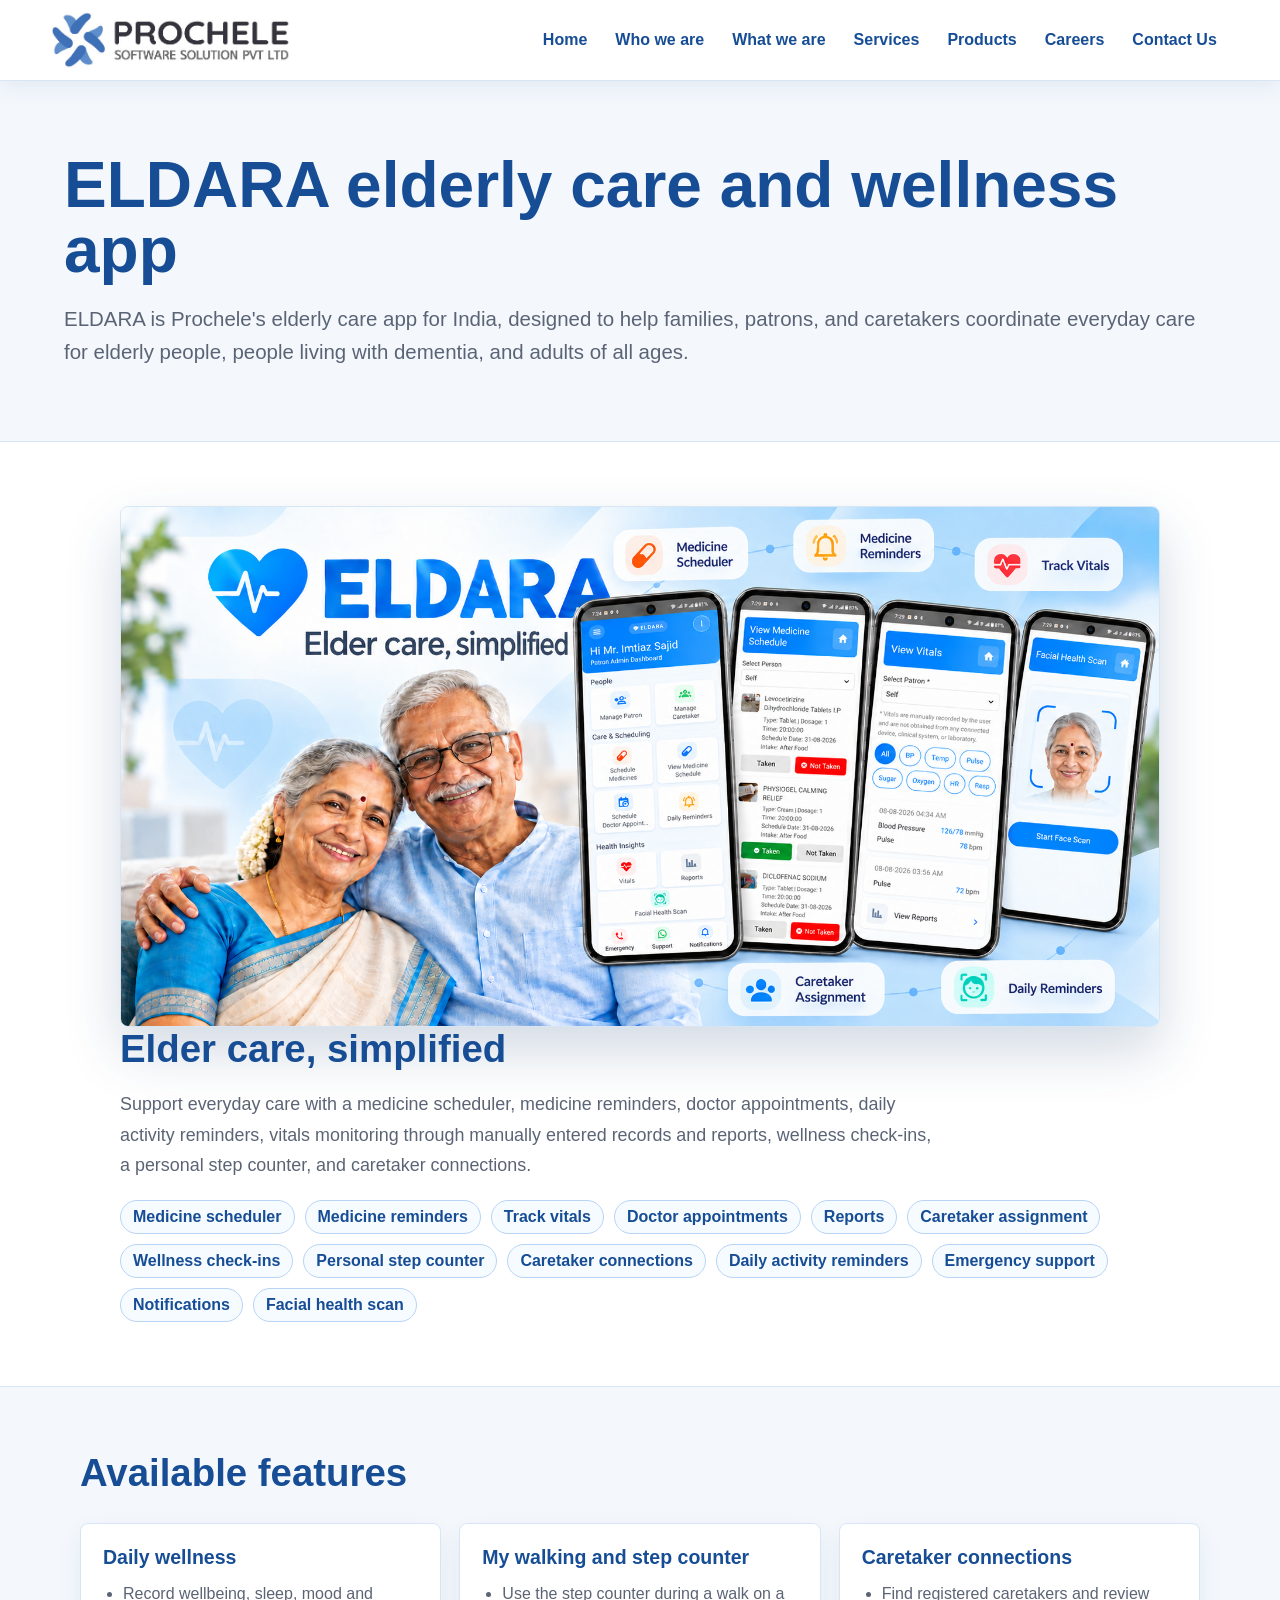
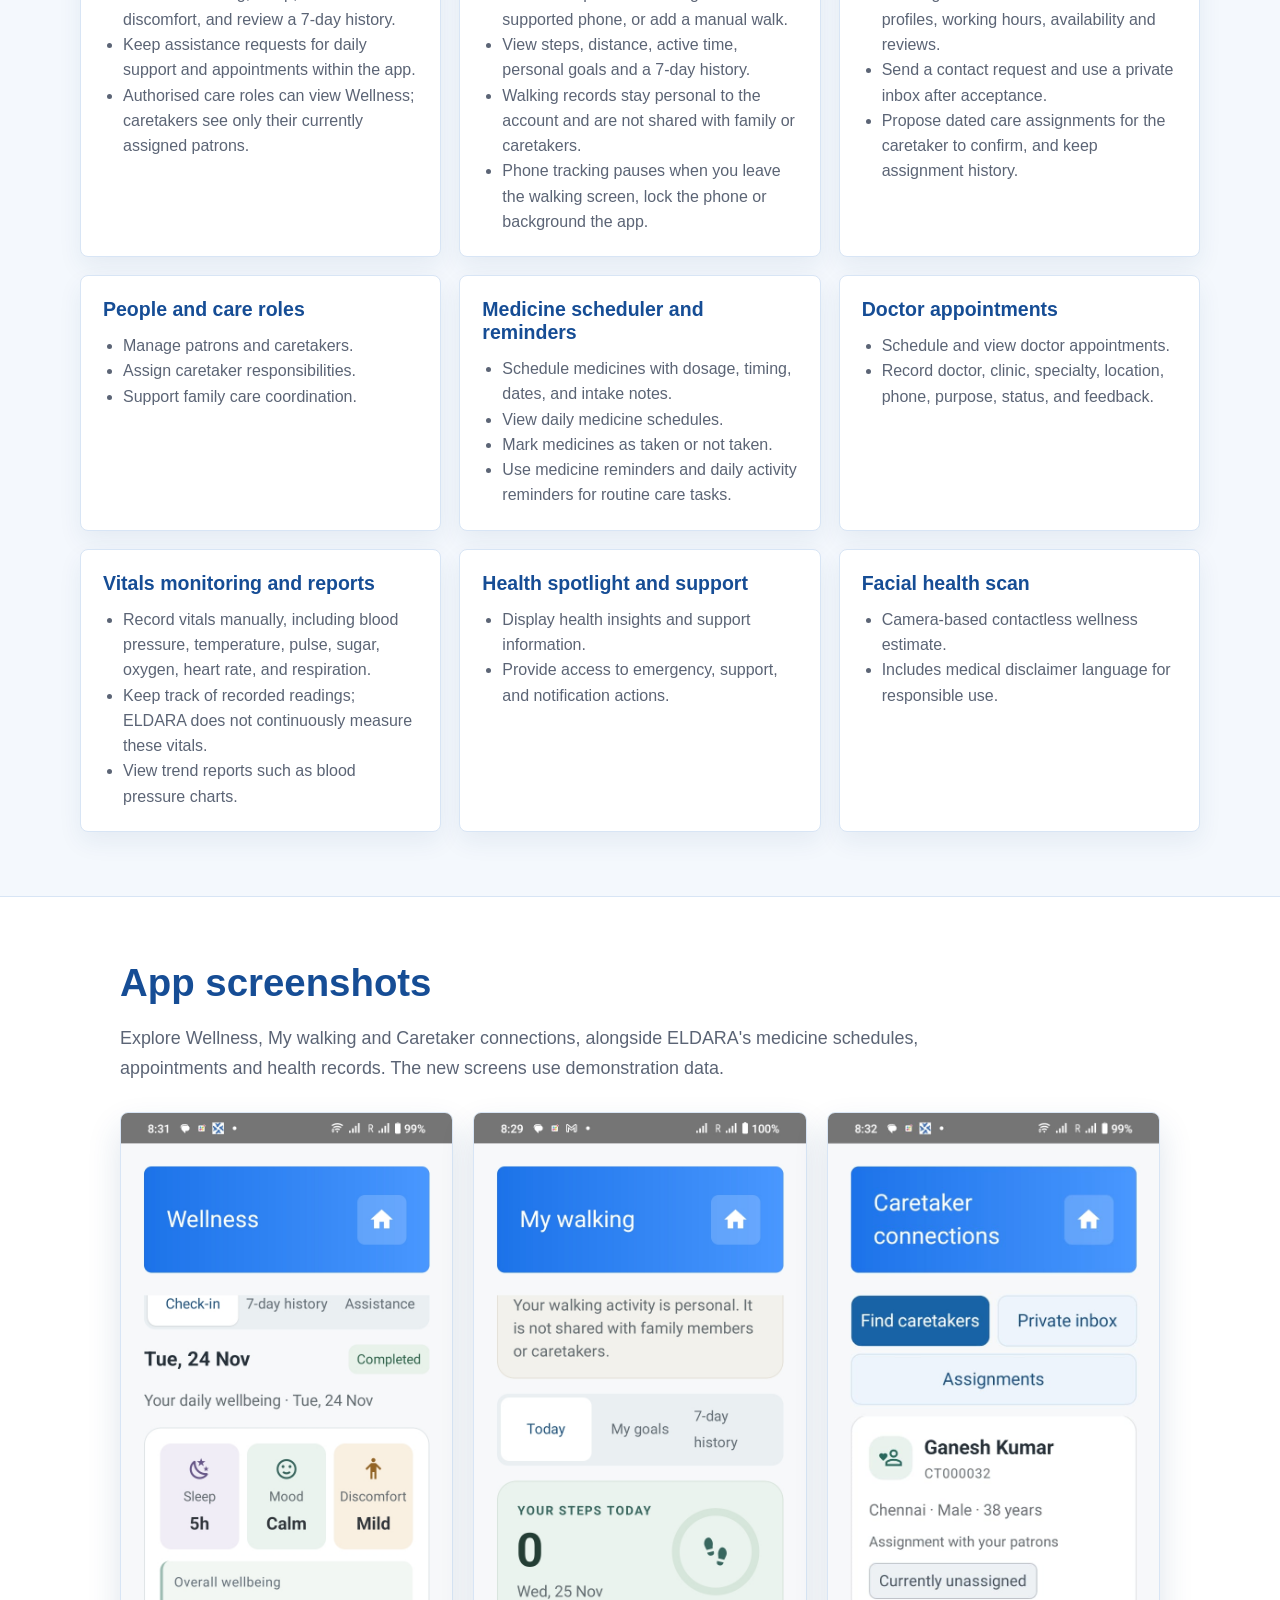
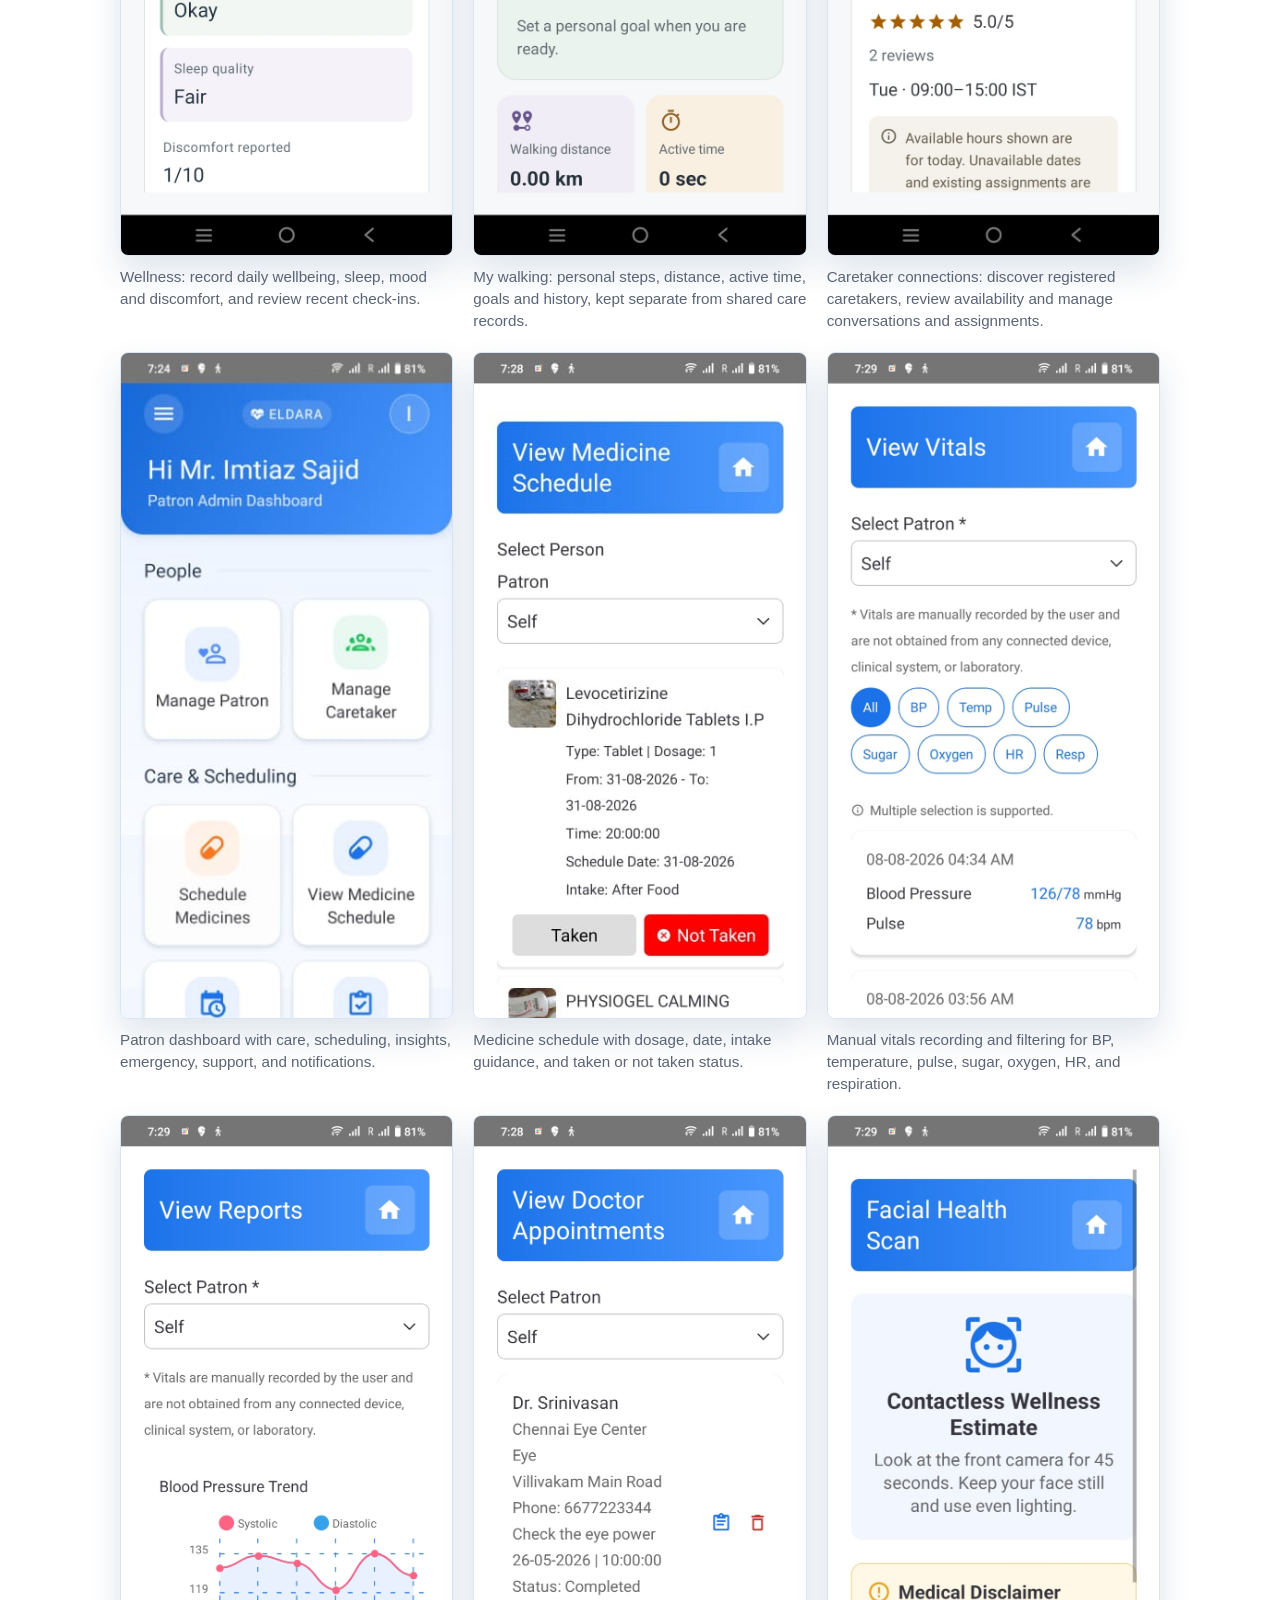
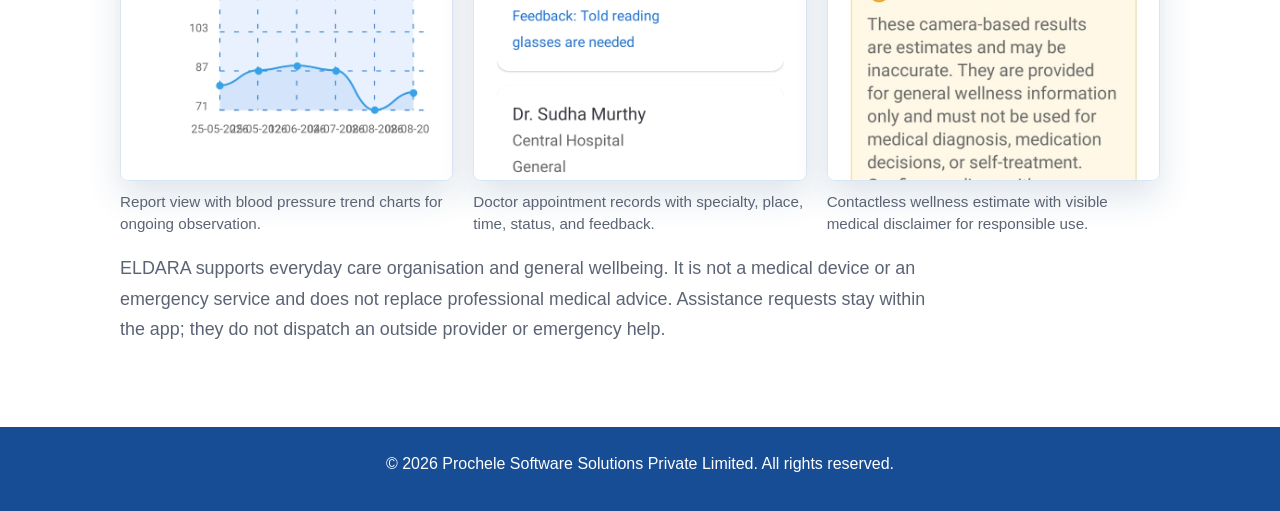
<file: products-eldara.html>
<!DOCTYPE html>
<html lang="en">
<head>
  <!-- Google tag (gtag.js) -->
  <script async src="https://www.googletagmanager.com/gtag/js?id=G-BGXDF2LKKX"></script>
  <script>
    window.dataLayer = window.dataLayer || [];
    function gtag(){dataLayer.push(arguments);}
    gtag('js', new Date());
    gtag('config', 'G-BGXDF2LKKX');
  </script>
  <meta charset="UTF-8" />
  <link rel="canonical" href="https://prochele.com/products-eldara.html" />
  <meta name="viewport" content="width=device-width, initial-scale=1.0" />
  <meta name="description" content="ELDARA supports elderly care with medicine reminders, a medicine scheduler, wellness check-ins, a step counter, doctor appointments and vitals reports." />
  <link rel="shortcut icon" href="favicon_io/favicon.ico">
  <link rel="stylesheet" href="assets/site.css" />
  <title>ELDARA Elderly Care App: Wellness &amp; Reminders | Prochele</title>
</head>
<body>
  <header class="site-header">
    <a class="logo" href="/" aria-label="Prochele home"><img src="assets/Prochele_Logo_Full001.jpg" alt="Prochele Software Solutions" /></a>
    <input class="nav-toggle" type="checkbox" id="nav-toggle" aria-label="Toggle navigation" />
    <label class="menu-toggle" for="nav-toggle">Menu</label>
    <nav class="nav" aria-label="Main navigation">
      <a href="/">Home</a>
      <a href="who-we-are.html">Who we are</a>
      <a href="what-we-are.html">What we are</a>
      <a href="services.html">Services</a>
      <div class="nav-item"><a class="nav-label" href="products-eldara.html">Products</a><div class="submenu"><a href="products-eldara.html">Healthcare App: ELDARA</a></div></div>
      <a href="careers.html">Careers</a>
      <a href="contact.html">Contact Us</a>
    </nav>
  </header>

  <main>
    <section class="page-hero">
      <h1>ELDARA elderly care and wellness app</h1>
      <p>ELDARA is Prochele's elderly care app for India, designed to help families, patrons, and caretakers coordinate everyday care for elderly people, people living with dementia, and adults of all ages.</p>
    </section>

    <section class="content">
      <div class="product-banner">
        <img src="assets/eldara/eldara-banner.png" alt="ELDARA elder care simplified banner" />
      </div>
      <h2 class="section-title">Elder care, simplified</h2>
      <p class="lede">Support everyday care with a medicine scheduler, medicine reminders, doctor appointments, daily activity reminders, vitals monitoring through manually entered records and reports, wellness check-ins, a personal step counter, and caretaker connections.</p>
      <div class="feature-strip" aria-label="ELDARA feature highlights">
        <span class="pill">Medicine scheduler</span>
        <span class="pill">Medicine reminders</span>
        <span class="pill">Track vitals</span>
        <span class="pill">Doctor appointments</span>
        <span class="pill">Reports</span>
        <span class="pill">Caretaker assignment</span>
        <span class="pill">Wellness check-ins</span>
        <span class="pill">Personal step counter</span>
        <span class="pill">Caretaker connections</span>
        <span class="pill">Daily activity reminders</span>
        <span class="pill">Emergency support</span>
        <span class="pill">Notifications</span>
        <span class="pill">Facial health scan</span>
      </div>
    </section>

    <section class="content band">
      <h2 class="section-title">Available features</h2>
      <div class="grid">
        <article class="card">
          <h3>Daily wellness</h3>
          <ul>
            <li>Record wellbeing, sleep, mood and discomfort, and review a 7-day history.</li>
            <li>Keep assistance requests for daily support and appointments within the app.</li>
            <li>Authorised care roles can view Wellness; caretakers see only their currently assigned patrons.</li>
          </ul>
        </article>
        <article class="card">
          <h3>My walking and step counter</h3>
          <ul>
            <li>Use the step counter during a walk on a supported phone, or add a manual walk.</li>
            <li>View steps, distance, active time, personal goals and a 7-day history.</li>
            <li>Walking records stay personal to the account and are not shared with family or caretakers.</li>
            <li>Phone tracking pauses when you leave the walking screen, lock the phone or background the app.</li>
          </ul>
        </article>
        <article class="card">
          <h3>Caretaker connections</h3>
          <ul>
            <li>Find registered caretakers and review profiles, working hours, availability and reviews.</li>
            <li>Send a contact request and use a private inbox after acceptance.</li>
            <li>Propose dated care assignments for the caretaker to confirm, and keep assignment history.</li>
          </ul>
        </article>
        <article class="card">
          <h3>People and care roles</h3>
          <ul>
            <li>Manage patrons and caretakers.</li>
            <li>Assign caretaker responsibilities.</li>
            <li>Support family care coordination.</li>
          </ul>
        </article>
        <article class="card">
          <h3>Medicine scheduler and reminders</h3>
          <ul>
            <li>Schedule medicines with dosage, timing, dates, and intake notes.</li>
            <li>View daily medicine schedules.</li>
            <li>Mark medicines as taken or not taken.</li>
            <li>Use medicine reminders and daily activity reminders for routine care tasks.</li>
          </ul>
        </article>
        <article class="card">
          <h3>Doctor appointments</h3>
          <ul>
            <li>Schedule and view doctor appointments.</li>
            <li>Record doctor, clinic, specialty, location, phone, purpose, status, and feedback.</li>
          </ul>
        </article>
        <article class="card">
          <h3>Vitals monitoring and reports</h3>
          <ul>
            <li>Record vitals manually, including blood pressure, temperature, pulse, sugar, oxygen, heart rate, and respiration.</li>
            <li>Keep track of recorded readings; ELDARA does not continuously measure these vitals.</li>
            <li>View trend reports such as blood pressure charts.</li>
          </ul>
        </article>
        <article class="card">
          <h3>Health spotlight and support</h3>
          <ul>
            <li>Display health insights and support information.</li>
            <li>Provide access to emergency, support, and notification actions.</li>
          </ul>
        </article>
        <article class="card">
          <h3>Facial health scan</h3>
          <ul>
            <li>Camera-based contactless wellness estimate.</li>
            <li>Includes medical disclaimer language for responsible use.</li>
          </ul>
        </article>
      </div>
    </section>

    <section class="content">
      <h2 class="section-title">App screenshots</h2>
      <p class="lede">Explore Wellness, My walking and Caretaker connections, alongside ELDARA's medicine schedules, appointments and health records. The new screens use demonstration data.</p>
      <div class="screenshots">
        <figure class="phone-shot current-shot">
          <a href="assets/eldara/wellness.png" aria-label="View the full ELDARA Wellness screenshot">
            <img src="assets/eldara/wellness.png" width="720" height="1612" loading="lazy" alt="ELDARA Wellness check-in with sleep, mood, discomfort and overall wellbeing" />
          </a>
          <figcaption>Wellness: record daily wellbeing, sleep, mood and discomfort, and review recent check-ins.</figcaption>
        </figure>
        <figure class="phone-shot current-shot">
          <a href="assets/eldara/my-walking.png" aria-label="View the full ELDARA My walking screenshot">
            <img src="assets/eldara/my-walking.png" width="720" height="1612" loading="lazy" alt="ELDARA My walking dashboard with steps, walking distance, active time, goals and history" />
          </a>
          <figcaption>My walking: personal steps, distance, active time, goals and history, kept separate from shared care records.</figcaption>
        </figure>
        <figure class="phone-shot current-shot">
          <a href="assets/eldara/caretaker-connections.png" aria-label="View the full ELDARA Caretaker connections screenshot">
            <img src="assets/eldara/caretaker-connections.png" width="714" height="1599" loading="lazy" alt="ELDARA Caretaker connections with a demonstration profile, availability, reviews, inbox and assignments" />
          </a>
          <figcaption>Caretaker connections: discover registered caretakers, review availability and manage conversations and assignments.</figcaption>
        </figure>
        <figure class="phone-shot">
          <img src="assets/eldara/dashboard.jpeg" alt="ELDARA patron admin dashboard" />
          <figcaption>Patron dashboard with care, scheduling, insights, emergency, support, and notifications.</figcaption>
        </figure>
        <figure class="phone-shot">
          <img src="assets/eldara/medicine-schedule.jpeg" alt="ELDARA medicine schedule screen" />
          <figcaption>Medicine schedule with dosage, date, intake guidance, and taken or not taken status.</figcaption>
        </figure>
        <figure class="phone-shot">
          <img src="assets/eldara/vitals.jpeg" alt="ELDARA vitals screen" />
          <figcaption>Manual vitals recording and filtering for BP, temperature, pulse, sugar, oxygen, HR, and respiration.</figcaption>
        </figure>
        <figure class="phone-shot">
          <img src="assets/eldara/reports.jpeg" alt="ELDARA reports screen" />
          <figcaption>Report view with blood pressure trend charts for ongoing observation.</figcaption>
        </figure>
        <figure class="phone-shot">
          <img src="assets/eldara/doctor-appointments.jpeg" alt="ELDARA doctor appointments screen" />
          <figcaption>Doctor appointment records with specialty, place, time, status, and feedback.</figcaption>
        </figure>
        <figure class="phone-shot">
          <img src="assets/eldara/facial-health-scan.jpeg" alt="ELDARA facial health scan screen" />
          <figcaption>Contactless wellness estimate with visible medical disclaimer for responsible use.</figcaption>
        </figure>
      </div>
      <p class="lede">ELDARA supports everyday care organisation and general wellbeing. It is not a medical device or an emergency service and does not replace professional medical advice. Assistance requests stay within the app; they do not dispatch an outside provider or emergency help.</p>
    </section>
  </main>

  <footer class="site-footer">
    <p>&copy; 2026 Prochele Software Solutions Private Limited. All rights reserved.</p>
  </footer>
</body>
</html>
</file>
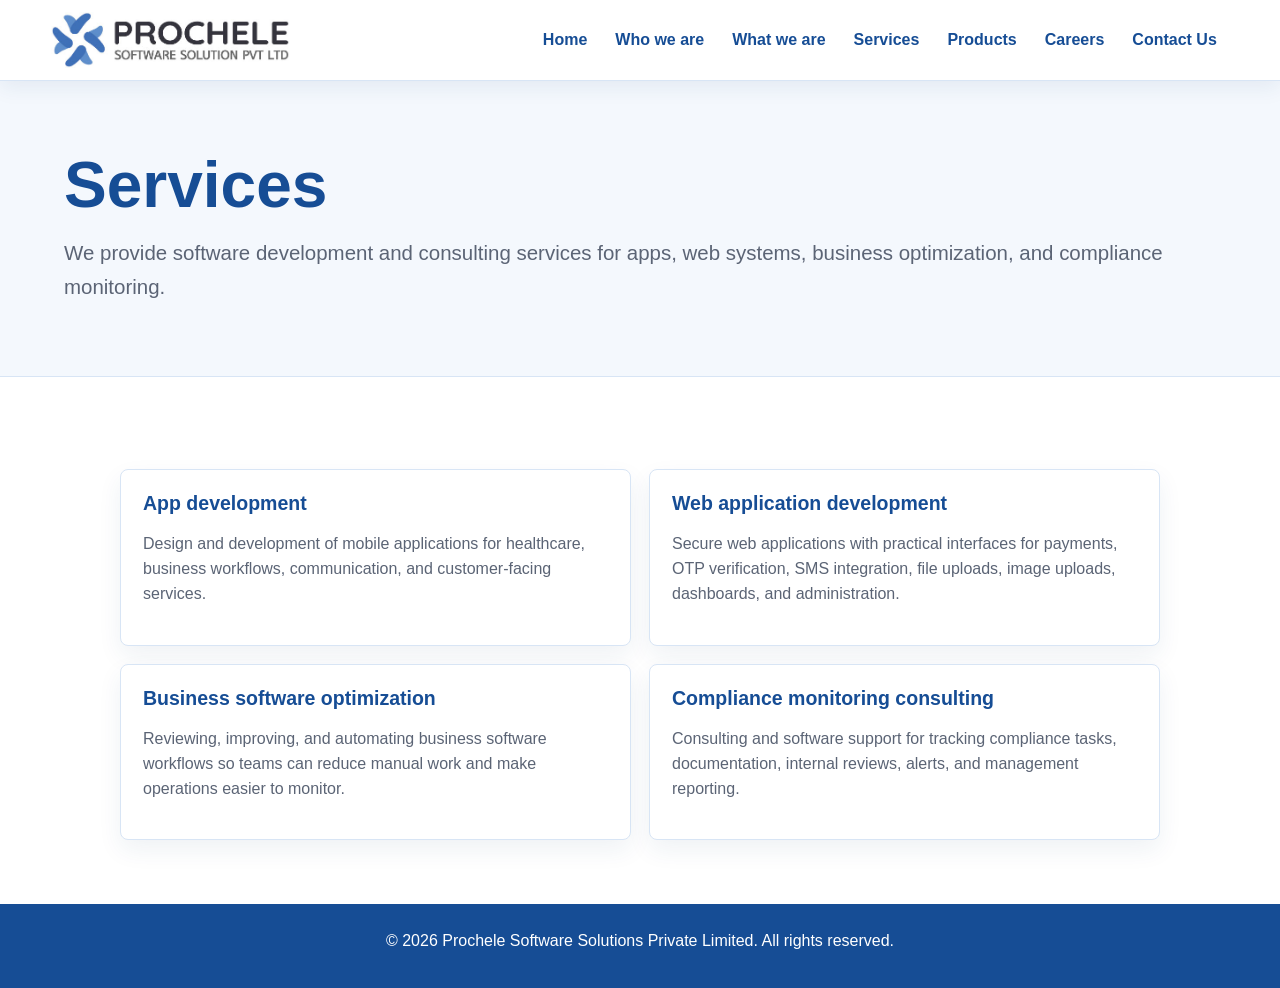
<file: services.html>
<!DOCTYPE html>
<html lang="en">
<head>
  <!-- Google tag (gtag.js) -->
  <script async src="https://www.googletagmanager.com/gtag/js?id=G-BGXDF2LKKX"></script>
  <script>
    window.dataLayer = window.dataLayer || [];
    function gtag(){dataLayer.push(arguments);}
    gtag('js', new Date());
    gtag('config', 'G-BGXDF2LKKX');
  </script>
  <meta charset="UTF-8" />
  <link rel="canonical" href="https://prochele.com/services.html" />
  <meta name="viewport" content="width=device-width, initial-scale=1.0" />
  <link rel="shortcut icon" href="favicon_io/favicon.ico">
  <link rel="stylesheet" href="assets/site.css" />
  <title>Services | Prochele</title>
</head>
<body>
  <header class="site-header">
    <a class="logo" href="/" aria-label="Prochele home"><img src="assets/Prochele_Logo_Full001.jpg" alt="Prochele Software Solutions" /></a>
    <input class="nav-toggle" type="checkbox" id="nav-toggle" aria-label="Toggle navigation" />
    <label class="menu-toggle" for="nav-toggle">Menu</label>
    <nav class="nav" aria-label="Main navigation">
      <a href="/">Home</a>
      <a href="who-we-are.html">Who we are</a>
      <a href="what-we-are.html">What we are</a>
      <a href="services.html">Services</a>
      <div class="nav-item"><a class="nav-label" href="products-eldara.html">Products</a><div class="submenu"><a href="products-eldara.html">Healthcare App: ELDARA</a></div></div>
      <a href="careers.html">Careers</a>
      <a href="contact.html">Contact Us</a>
    </nav>
  </header>

  <main>
    <section class="page-hero">
      <h1>Services</h1>
      <p>We provide software development and consulting services for apps, web systems, business optimization, and compliance monitoring.</p>
    </section>

    <section class="content">
      <div class="grid two">
        <article class="card">
          <h3>App development</h3>
          <p>Design and development of mobile applications for healthcare, business workflows, communication, and customer-facing services.</p>
        </article>
        <article class="card">
          <h3>Web application development</h3>
          <p>Secure web applications with practical interfaces for payments, OTP verification, SMS integration, file uploads, image uploads, dashboards, and administration.</p>
        </article>
        <article class="card">
          <h3>Business software optimization</h3>
          <p>Reviewing, improving, and automating business software workflows so teams can reduce manual work and make operations easier to monitor.</p>
        </article>
        <article class="card">
          <h3>Compliance monitoring consulting</h3>
          <p>Consulting and software support for tracking compliance tasks, documentation, internal reviews, alerts, and management reporting.</p>
        </article>
      </div>
    </section>
  </main>

  <footer class="site-footer">
    <p>&copy; 2026 Prochele Software Solutions Private Limited. All rights reserved.</p>
  </footer>
</body>
</html>
</file>
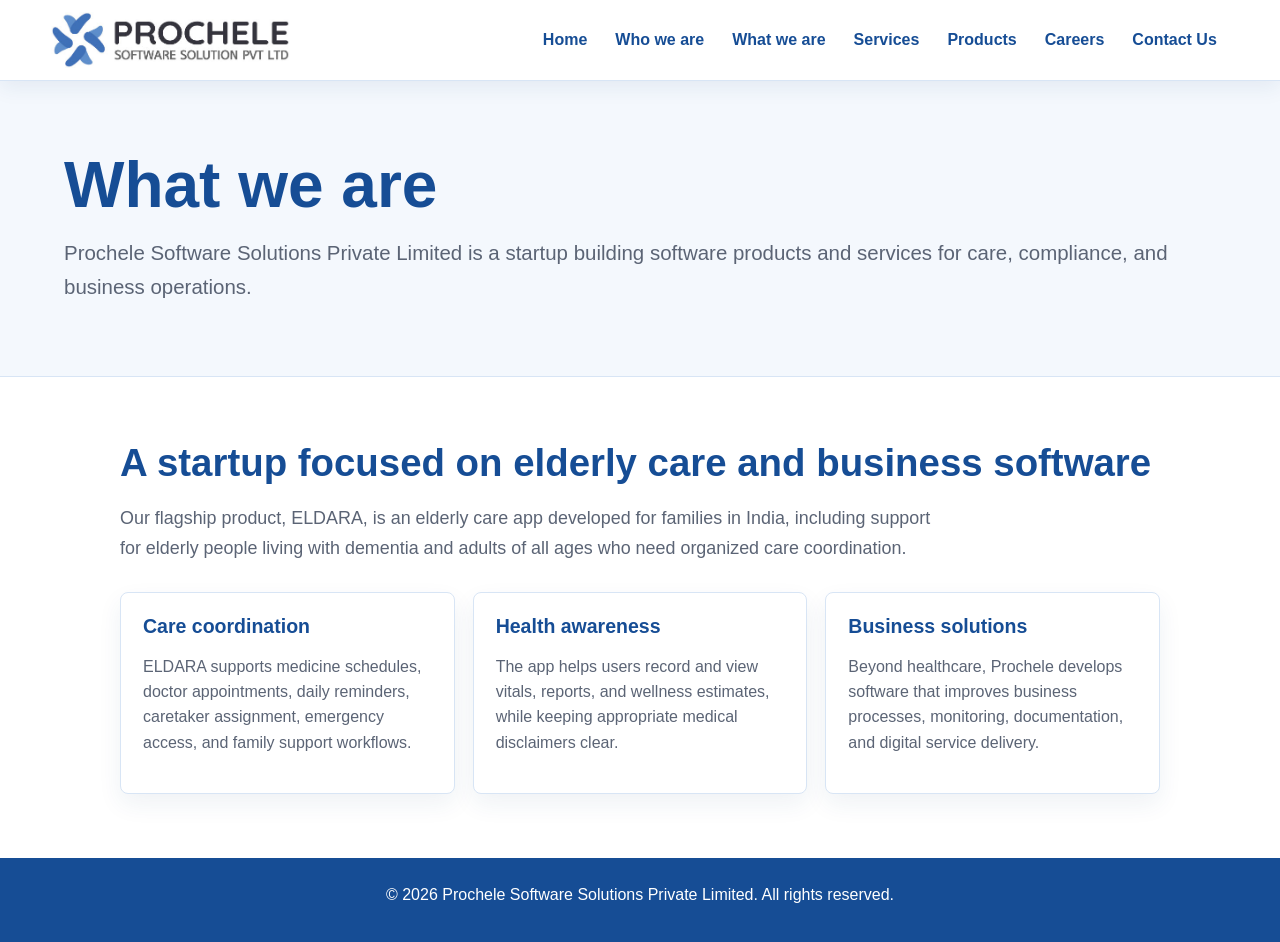
<file: what-we-are.html>
<!DOCTYPE html>
<html lang="en">
<head>
  <!-- Google tag (gtag.js) -->
  <script async src="https://www.googletagmanager.com/gtag/js?id=G-BGXDF2LKKX"></script>
  <script>
    window.dataLayer = window.dataLayer || [];
    function gtag(){dataLayer.push(arguments);}
    gtag('js', new Date());
    gtag('config', 'G-BGXDF2LKKX');
  </script>
  <meta charset="UTF-8" />
  <link rel="canonical" href="https://prochele.com/what-we-are.html" />
  <meta name="viewport" content="width=device-width, initial-scale=1.0" />
  <link rel="shortcut icon" href="favicon_io/favicon.ico">
  <link rel="stylesheet" href="assets/site.css" />
  <title>What We Are | Prochele</title>
</head>
<body>
  <header class="site-header">
    <a class="logo" href="/" aria-label="Prochele home"><img src="assets/Prochele_Logo_Full001.jpg" alt="Prochele Software Solutions" /></a>
    <input class="nav-toggle" type="checkbox" id="nav-toggle" aria-label="Toggle navigation" />
    <label class="menu-toggle" for="nav-toggle">Menu</label>
    <nav class="nav" aria-label="Main navigation">
      <a href="/">Home</a>
      <a href="who-we-are.html">Who we are</a>
      <a href="what-we-are.html">What we are</a>
      <a href="services.html">Services</a>
      <div class="nav-item"><a class="nav-label" href="products-eldara.html">Products</a><div class="submenu"><a href="products-eldara.html">Healthcare App: ELDARA</a></div></div>
      <a href="careers.html">Careers</a>
      <a href="contact.html">Contact Us</a>
    </nav>
  </header>

  <main>
    <section class="page-hero">
      <h1>What we are</h1>
      <p>Prochele Software Solutions Private Limited is a startup building software products and services for care, compliance, and business operations.</p>
    </section>

    <section class="content">
      <h2 class="section-title">A startup focused on elderly care and business software</h2>
      <p class="lede">Our flagship product, ELDARA, is an elderly care app developed for families in India, including support for elderly people living with dementia and adults of all ages who need organized care coordination.</p>
      <div class="grid">
        <article class="card">
          <h3>Care coordination</h3>
          <p>ELDARA supports medicine schedules, doctor appointments, daily reminders, caretaker assignment, emergency access, and family support workflows.</p>
        </article>
        <article class="card">
          <h3>Health awareness</h3>
          <p>The app helps users record and view vitals, reports, and wellness estimates, while keeping appropriate medical disclaimers clear.</p>
        </article>
        <article class="card">
          <h3>Business solutions</h3>
          <p>Beyond healthcare, Prochele develops software that improves business processes, monitoring, documentation, and digital service delivery.</p>
        </article>
      </div>
    </section>
  </main>

  <footer class="site-footer">
    <p>&copy; 2026 Prochele Software Solutions Private Limited. All rights reserved.</p>
  </footer>
</body>
</html>
</file>
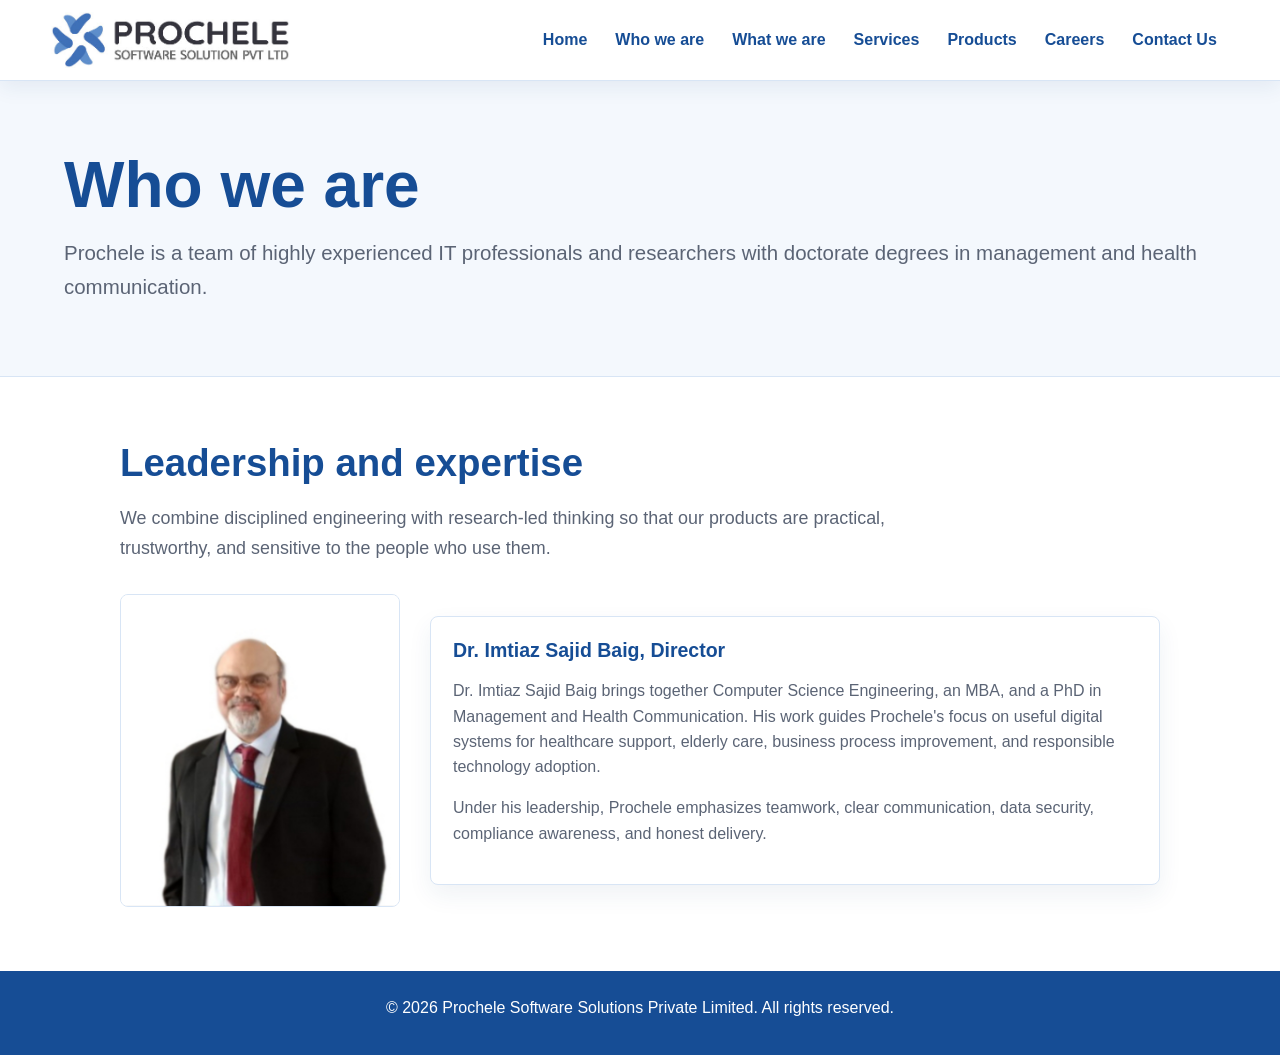
<file: who-we-are.html>
<!DOCTYPE html>
<html lang="en">
<head>
  <!-- Google tag (gtag.js) -->
  <script async src="https://www.googletagmanager.com/gtag/js?id=G-BGXDF2LKKX"></script>
  <script>
    window.dataLayer = window.dataLayer || [];
    function gtag(){dataLayer.push(arguments);}
    gtag('js', new Date());
    gtag('config', 'G-BGXDF2LKKX');
  </script>
  <meta charset="UTF-8" />
  <link rel="canonical" href="https://prochele.com/who-we-are.html" />
  <meta name="viewport" content="width=device-width, initial-scale=1.0" />
  <link rel="shortcut icon" href="favicon_io/favicon.ico">
  <link rel="stylesheet" href="assets/site.css" />
  <title>Who We Are | Prochele</title>
</head>
<body>
  <header class="site-header">
    <a class="logo" href="/" aria-label="Prochele home"><img src="assets/Prochele_Logo_Full001.jpg" alt="Prochele Software Solutions" /></a>
    <input class="nav-toggle" type="checkbox" id="nav-toggle" aria-label="Toggle navigation" />
    <label class="menu-toggle" for="nav-toggle">Menu</label>
    <nav class="nav" aria-label="Main navigation">
      <a href="/">Home</a>
      <a href="who-we-are.html">Who we are</a>
      <a href="what-we-are.html">What we are</a>
      <a href="services.html">Services</a>
      <div class="nav-item"><a class="nav-label" href="products-eldara.html">Products</a><div class="submenu"><a href="products-eldara.html">Healthcare App: ELDARA</a></div></div>
      <a href="careers.html">Careers</a>
      <a href="contact.html">Contact Us</a>
    </nav>
  </header>

  <main>
    <section class="page-hero">
      <h1>Who we are</h1>
      <p>Prochele is a team of highly experienced IT professionals and researchers with doctorate degrees in management and health communication.</p>
    </section>

    <section class="content">
      <h2 class="section-title">Leadership and expertise</h2>
      <p class="lede">We combine disciplined engineering with research-led thinking so that our products are practical, trustworthy, and sensitive to the people who use them.</p>
      <div class="profile">
        <img src="assets/team/imtiaz-sajid-baig.jpg" alt="Dr. Imtiaz Sajid Baig" />
        <article class="card">
          <h3>Dr. Imtiaz Sajid Baig, Director</h3>
          <p>Dr. Imtiaz Sajid Baig brings together Computer Science Engineering, an MBA, and a PhD in Management and Health Communication. His work guides Prochele's focus on useful digital systems for healthcare support, elderly care, business process improvement, and responsible technology adoption.</p>
          <p>Under his leadership, Prochele emphasizes teamwork, clear communication, data security, compliance awareness, and honest delivery.</p>
        </article>
      </div>
    </section>
  </main>

  <footer class="site-footer">
    <p>&copy; 2026 Prochele Software Solutions Private Limited. All rights reserved.</p>
  </footer>
</body>
</html>
</file>
<file: assets/site.css>
:root {
  --brand-blue: #1f76e8;
  --brand-blue-dark: #164d95;
  --ink: #172033;
  --muted: #5b6475;
  --line: #d8e5f5;
  --soft: #f4f8fd;
  --white: #ffffff;
  --accent: #13a678;
}

* {
  box-sizing: border-box;
}

html {
  scroll-behavior: smooth;
}

body {
  margin: 0;
  font-family: "Segoe UI", Arial, sans-serif;
  color: var(--ink);
  background: var(--white);
}

img {
  display: block;
  max-width: 100%;
}

a {
  color: var(--brand-blue);
}

.site-header {
  position: sticky;
  top: 0;
  z-index: 20;
  display: flex;
  align-items: center;
  justify-content: space-between;
  gap: 24px;
  padding: 12px clamp(18px, 4vw, 56px);
  background: rgba(255, 255, 255, 0.96);
  border-bottom: 1px solid var(--line);
  box-shadow: 0 6px 20px rgba(31, 68, 117, 0.08);
}

.logo {
  flex: 0 0 auto;
}

.logo img {
  height: 56px;
  width: auto;
}

.nav-toggle {
  position: absolute;
  inline-size: 1px;
  block-size: 1px;
  opacity: 0;
  pointer-events: none;
}

.menu-toggle {
  display: none;
  align-items: center;
  justify-content: center;
  min-height: 40px;
  padding: 0 14px;
  border: 1px solid var(--line);
  border-radius: 6px;
  color: var(--brand-blue-dark);
  background: var(--white);
  font-weight: 800;
  cursor: pointer;
}

.nav {
  display: flex;
  align-items: center;
  justify-content: flex-end;
  gap: 4px;
  flex-wrap: wrap;
}

.nav a,
.nav-label {
  display: inline-flex;
  align-items: center;
  min-height: 40px;
  padding: 0 12px;
  color: var(--brand-blue-dark);
  text-decoration: none;
  font-weight: 700;
  border-radius: 6px;
}

.nav a:hover,
.nav-label:hover {
  background: var(--soft);
}

.nav-item {
  position: relative;
}

.submenu {
  position: absolute;
  top: 100%;
  left: 0;
  min-width: 220px;
  padding: 8px;
  background: var(--white);
  border: 1px solid var(--line);
  border-radius: 8px;
  box-shadow: 0 14px 30px rgba(31, 68, 117, 0.16);
  opacity: 0;
  pointer-events: none;
  transform: translateY(6px);
  transition: opacity 160ms ease, transform 160ms ease;
}

.nav-item:hover .submenu,
.nav-item:focus-within .submenu {
  opacity: 1;
  pointer-events: auto;
  transform: translateY(0);
}

.submenu a {
  display: flex;
  width: 100%;
  justify-content: flex-start;
}

.hero {
  display: grid;
  grid-template-columns: minmax(0, 0.95fr) minmax(300px, 1.05fr);
  align-items: center;
  gap: clamp(28px, 5vw, 64px);
  padding: clamp(44px, 7vw, 88px) clamp(20px, 5vw, 72px);
  background: linear-gradient(135deg, #eef7ff 0%, #ffffff 52%, #eaf8f3 100%);
}

.hero h1,
.page-hero h1 {
  margin: 0;
  color: var(--brand-blue-dark);
  font-size: clamp(2.1rem, 5vw, 4.8rem);
  line-height: 1.02;
  letter-spacing: 0;
}

.hero p,
.page-hero p {
  margin: 18px 0 0;
  color: var(--muted);
  font-size: clamp(1.05rem, 2vw, 1.28rem);
  line-height: 1.65;
}

.hero-actions {
  display: flex;
  flex-wrap: wrap;
  gap: 12px;
  margin-top: 28px;
}

.button {
  display: inline-flex;
  align-items: center;
  justify-content: center;
  min-height: 44px;
  padding: 0 18px;
  border-radius: 6px;
  border: 1px solid var(--brand-blue);
  background: var(--brand-blue);
  color: var(--white);
  text-decoration: none;
  font-weight: 800;
}

.button.secondary {
  background: var(--white);
  color: var(--brand-blue-dark);
}

.hero-media,
.product-banner {
  border-radius: 8px;
  overflow: hidden;
  box-shadow: 0 24px 56px rgba(31, 68, 117, 0.2);
}

.page-hero {
  padding: clamp(42px, 7vw, 72px) clamp(20px, 5vw, 72px);
  background: var(--soft);
  border-bottom: 1px solid var(--line);
}

.content {
  max-width: 1120px;
  margin: 0 auto;
  padding: clamp(32px, 5vw, 64px) clamp(20px, 4vw, 40px);
}

.section-title {
  margin: 0 0 18px;
  color: var(--brand-blue-dark);
  font-size: clamp(1.8rem, 3vw, 2.6rem);
  letter-spacing: 0;
}

.lede {
  max-width: 820px;
  color: var(--muted);
  font-size: 1.12rem;
  line-height: 1.7;
}

.grid {
  display: grid;
  grid-template-columns: repeat(3, minmax(0, 1fr));
  gap: 18px;
  margin-top: 28px;
}

.grid.two {
  grid-template-columns: repeat(2, minmax(0, 1fr));
}

.card {
  padding: 22px;
  border: 1px solid var(--line);
  border-radius: 8px;
  background: var(--white);
  box-shadow: 0 10px 24px rgba(31, 68, 117, 0.07);
}

.card h3 {
  margin: 0 0 10px;
  color: var(--brand-blue-dark);
  font-size: 1.22rem;
}

.card p,
.card li {
  color: var(--muted);
  line-height: 1.58;
}

.card ul {
  margin: 12px 0 0;
  padding-left: 20px;
}

.profile {
  display: grid;
  grid-template-columns: 280px minmax(0, 1fr);
  gap: 30px;
  align-items: center;
  margin-top: 30px;
}

.profile img {
  width: 280px;
  aspect-ratio: 1 / 1.12;
  object-fit: cover;
  border-radius: 8px;
  border: 1px solid var(--line);
  background: var(--soft);
}

.band {
  max-width: none;
  background: var(--soft);
  border-top: 1px solid var(--line);
  border-bottom: 1px solid var(--line);
}

.band > * {
  max-width: 1120px;
  margin-left: auto;
  margin-right: auto;
}

.product-banner {
  border: 1px solid var(--line);
}

.feature-strip {
  display: flex;
  flex-wrap: wrap;
  gap: 10px;
  margin-top: 20px;
}

.pill {
  display: inline-flex;
  align-items: center;
  min-height: 34px;
  padding: 0 12px;
  border: 1px solid #b8d4f5;
  border-radius: 999px;
  color: var(--brand-blue-dark);
  background: #f6fbff;
  font-weight: 700;
}

.screenshots {
  display: grid;
  grid-template-columns: repeat(3, minmax(0, 1fr));
  gap: 20px;
  margin-top: 28px;
}

.phone-shot {
  margin: 0;
}

.phone-shot img {
  width: 100%;
  aspect-ratio: 9 / 18;
  object-fit: cover;
  object-position: top;
  border-radius: 8px;
  border: 1px solid var(--line);
  box-shadow: 0 16px 34px rgba(31, 68, 117, 0.14);
}

.phone-shot figcaption {
  margin-top: 10px;
  color: var(--muted);
  font-size: 0.95rem;
  line-height: 1.45;
}

.current-shot img {
  height: auto;
  aspect-ratio: auto;
  object-fit: contain;
}

.contact-lines {
  display: grid;
  gap: 10px;
  margin-top: 20px;
  color: var(--muted);
  line-height: 1.6;
}

.site-footer {
  padding: 28px 20px;
  text-align: center;
  color: var(--white);
  background: var(--brand-blue-dark);
}

.site-footer a {
  color: var(--white);
  text-decoration: none;
}

.site-footer p {
  margin: 0 0 10px;
}

@media (max-width: 920px) {
  .site-header {
    display: grid;
    grid-template-columns: minmax(0, 1fr) auto;
    align-items: center;
    gap: 12px;
    padding: 12px 18px;
  }

  .menu-toggle {
    display: inline-flex;
  }

  .nav {
    grid-column: 1 / -1;
    display: none;
    width: 100%;
    padding-top: 10px;
    border-top: 1px solid var(--line);
    justify-content: stretch;
    grid-template-columns: 1fr;
    gap: 6px;
  }

  .nav-toggle:checked ~ .nav {
    display: grid;
  }

  .nav a,
  .nav-label {
    width: 100%;
    min-height: 42px;
    padding: 0 10px;
    justify-content: flex-start;
  }

  .submenu {
    position: static;
    display: grid;
    opacity: 1;
    pointer-events: auto;
    transform: none;
    box-shadow: none;
    border: 0;
    padding: 0;
    min-width: 0;
    background: transparent;
  }

  .submenu a {
    padding-left: 22px;
    color: var(--muted);
  }

  .hero,
  .profile,
  .grid.two {
    grid-template-columns: 1fr;
  }

  .grid,
  .screenshots {
    grid-template-columns: repeat(2, minmax(0, 1fr));
  }
}

@media (max-width: 620px) {
  .logo img {
    height: 48px;
  }

  .nav a,
  .nav-label {
    min-height: 36px;
    padding: 0 9px;
    font-size: 0.94rem;
  }

  .hero {
    grid-template-columns: 1fr;
  }

  .grid,
  .screenshots {
    grid-template-columns: 1fr;
  }

  .profile img {
    width: min(100%, 280px);
  }
}
</file>
<file: assets/eldara-help.css>
:root{color-scheme:light;--blue:#1c73e9;--ink:#273448;--muted:#536277;--line:#d9e3f0;--tint:#edf4ff;--paper:#f6f8fc;font-family:system-ui,-apple-system,BlinkMacSystemFont,"Segoe UI",sans-serif;color:var(--ink);background:var(--paper);font-size:18px;line-height:1.65}
*{box-sizing:border-box}body{margin:0}a{color:#1559b6;text-underline-offset:.18em}a:focus-visible,summary:focus-visible{outline:3px solid #9b5300;outline-offset:4px}p{margin:0 0 1rem}h1,h2{line-height:1.2;letter-spacing:-.025em}h1{font-size:clamp(2.2rem,7vw,3.5rem);margin:.25rem 0 1rem}h2{font-size:1.65rem;margin:0 0 1rem}strong{font-weight:650}.skip-link{position:absolute;top:-100px;left:1rem;padding:.7rem 1rem;background:white;z-index:3}.skip-link:focus{top:1rem}.help-header{background:linear-gradient(115deg,#1768d8,#4997ff);color:white}.header-inner{max-width:1040px;margin:auto;padding:1.2rem 1.4rem;display:flex;align-items:center;justify-content:space-between;gap:1rem;flex-wrap:wrap}.brand{font-weight:750;letter-spacing:.12em;font-size:1.15rem}.header-label{font-size:1rem}main{max-width:1040px;margin:auto;padding:2.2rem 1.4rem 1rem}.intro{max-width:820px}.intro>p{font-size:1.12rem}.eyebrow{text-transform:uppercase;font-size:.78rem!important;font-weight:750;letter-spacing:.12em;color:#1559b6;margin-bottom:.75rem}.return-note{display:flex;gap:1rem;align-items:center;padding:1rem 1.2rem;background:white;border:1px solid var(--line);border-radius:16px;margin:1.5rem 0 1.8rem}.return-note p{margin:0;font-size:.95rem}.close-symbol{font-size:2rem;font-weight:500;color:#1559b6;flex-shrink:0}.topics{display:flex;gap:.6rem;flex-wrap:wrap;margin:0 0 2.5rem}.topics a{display:flex;align-items:center;min-height:48px;padding:.5rem .9rem;border:1px solid #bdd2ef;background:white;border-radius:12px;font-size:.95rem;font-weight:600;text-decoration:none}.topics a:hover{background:var(--tint)}.section-intro{color:var(--muted)}details{scroll-margin-top:1rem;background:white;border:1px solid var(--line);border-radius:16px;margin:1rem 0;overflow:hidden}summary{display:flex;align-items:center;gap:.9rem;padding:1.1rem 1.2rem;min-height:72px;cursor:pointer;font-size:1.1rem;font-weight:650;list-style:none}summary::-webkit-details-marker{display:none}.topic-icon{display:grid;place-items:center;flex:0 0 42px;min-height:42px;border-radius:12px;background:var(--tint);color:#1559b6;font-size:1.3rem}.expand{margin-left:auto;font-size:1.65rem;color:#1559b6;font-weight:400}details[open] .expand{transform:rotate(45deg)}details[open] summary{background:#f2f7ff;border-bottom:1px solid var(--line)}.guide-content{padding:1.3rem}.guide-content>:last-child{margin-bottom:0}ol,ul{padding-left:1.4rem}li{padding-left:.2rem;margin-bottom:.75rem}.video-section{display:flex;align-items:flex-start;gap:1.2rem;background:#e9f1ff;border-radius:20px;padding:1.5rem;margin:2.4rem 0}.video-mark{display:grid;place-items:center;font-size:2.5rem;border:1px solid #abc8f0;border-radius:16px;min-width:64px;min-height:64px;color:#1559b6}.muted{color:var(--muted)}.video-section p:last-child{margin:0}.support-section{padding:1.4rem 0;border-top:1px solid var(--line)}.support-section a{overflow-wrap:anywhere}.help-footer{max-width:1040px;margin:auto;padding:1rem 1.4rem 2rem;color:var(--muted);font-size:.85rem}@media(max-width:540px){main{padding:1.7rem 1rem 1rem}.header-inner{padding:1rem}.header-label{font-size:.9rem}.video-section{display:block}.video-mark{width:64px;margin-bottom:1rem}summary{padding:1rem;gap:.65rem;font-size:1.02rem}.guide-content{padding:1rem}}@media(prefers-reduced-motion:no-preference){html{scroll-behavior:smooth}.expand{transition:transform .15s ease}}

.topic-icon svg{width:26px;height:26px}.video-mark svg{width:36px;height:36px}
</file>
